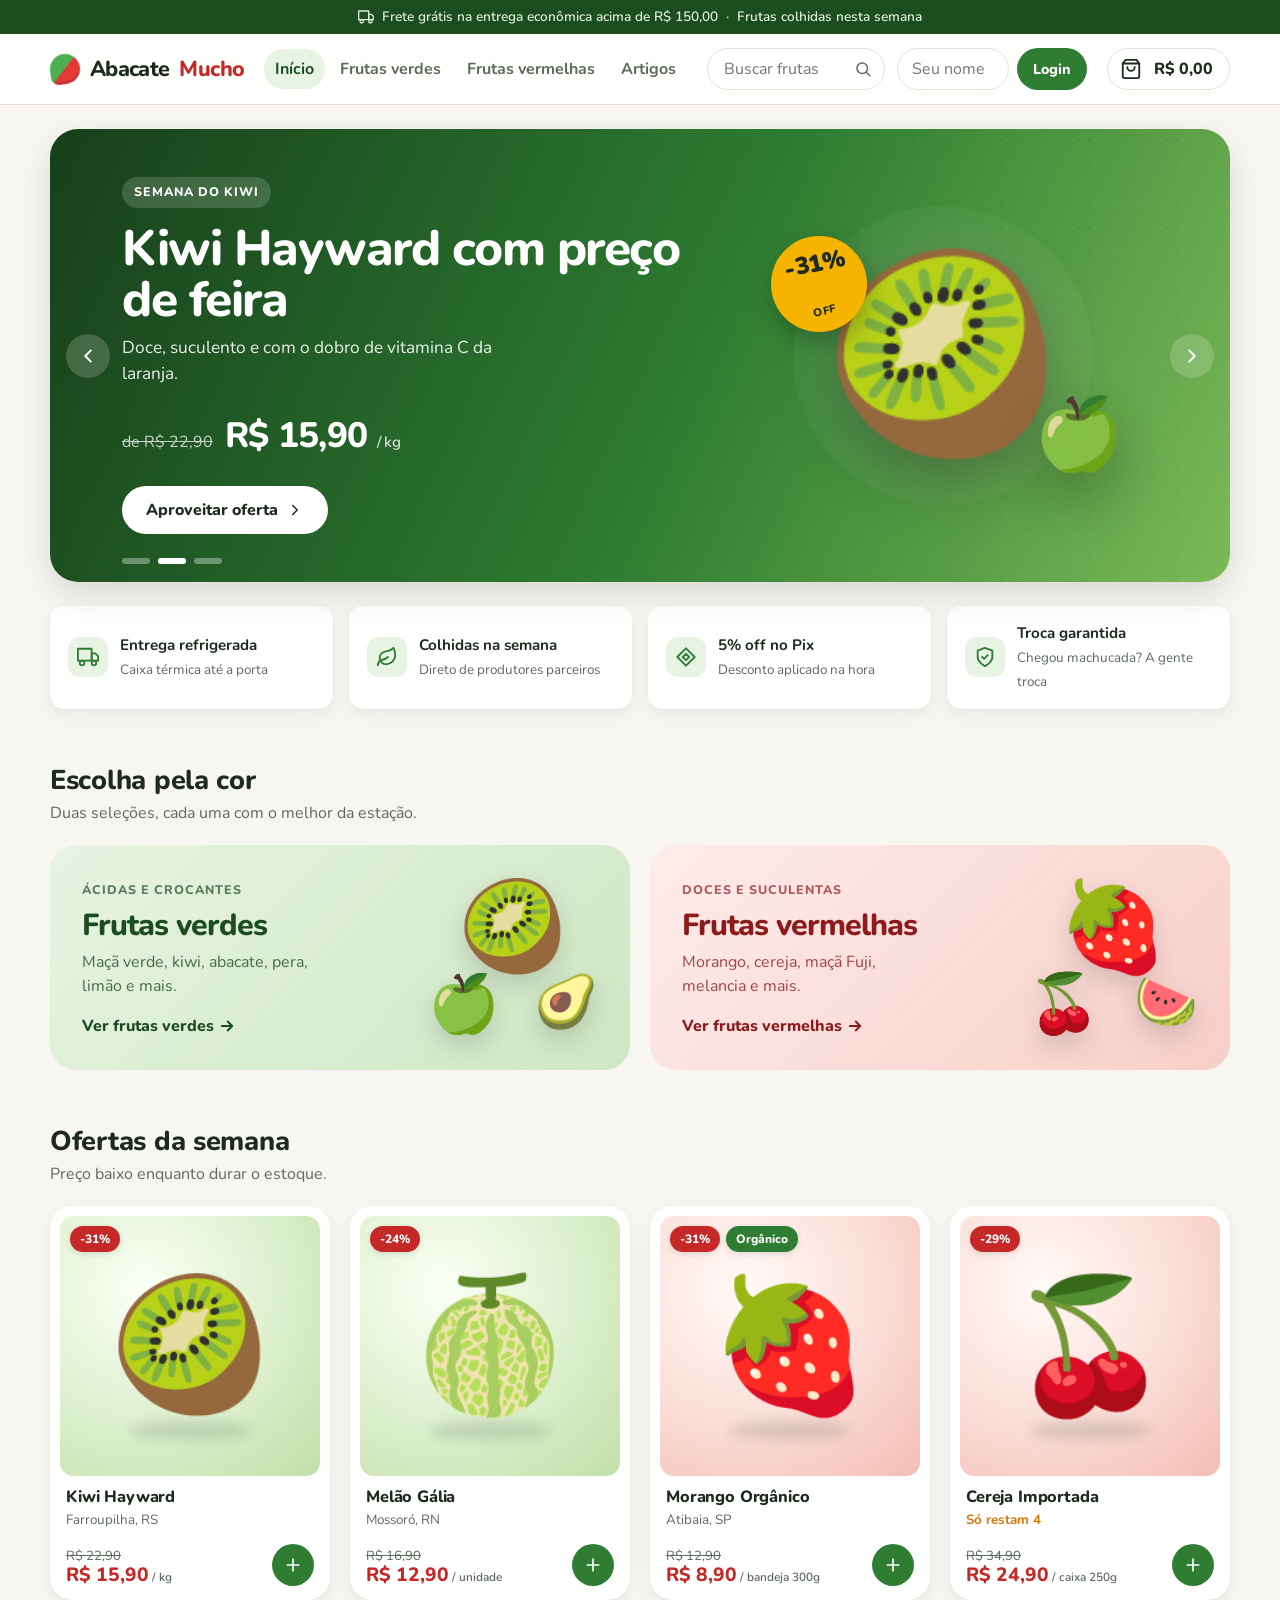
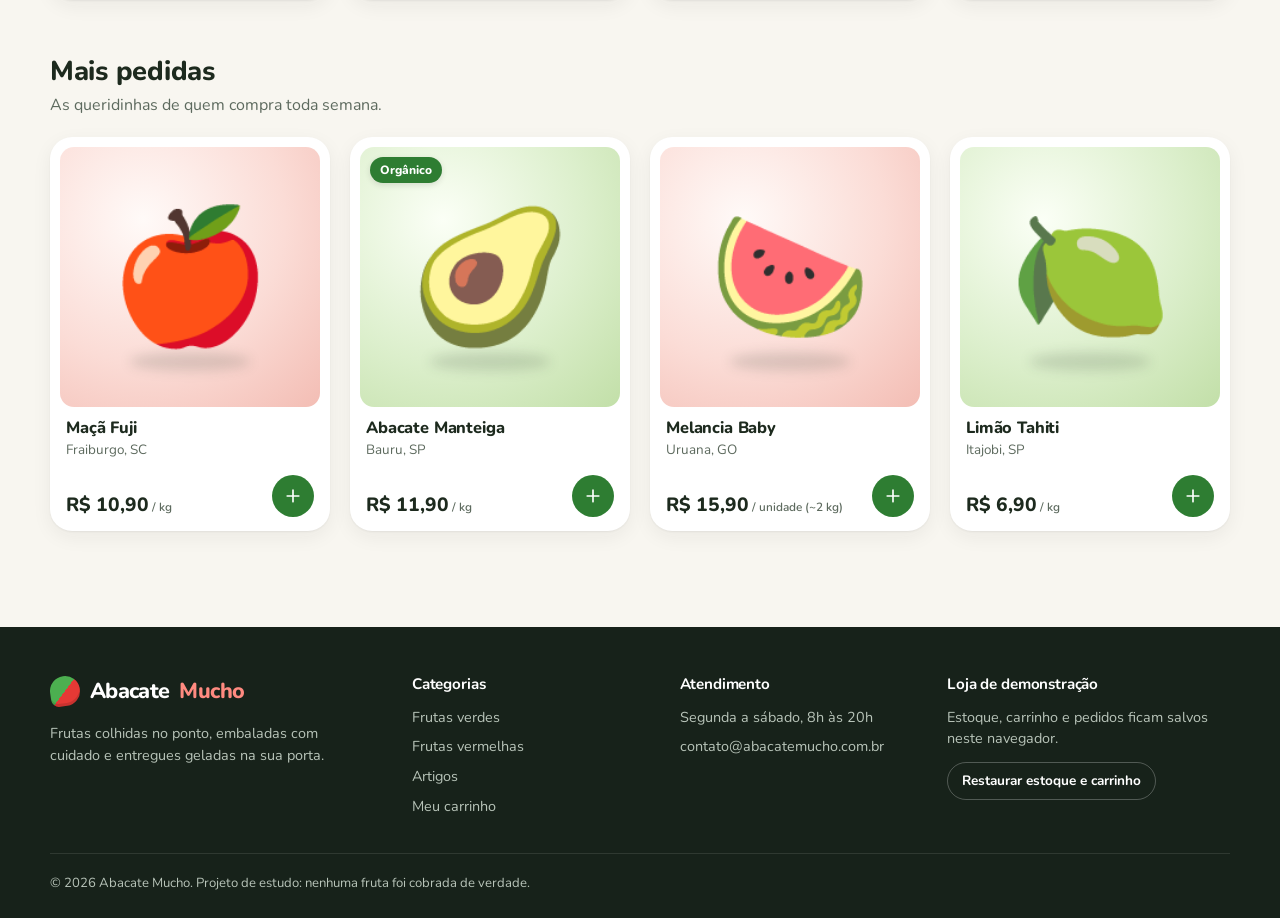
<file: index.html>
<!doctype html>
<html lang="pt-BR">
<head>
  <meta charset="utf-8">
  <meta name="viewport" content="width=device-width, initial-scale=1">
  <title>Abacate Mucho | Frutas frescas na sua casa</title>
  <meta name="description" content="Frutas verdes e vermelhas colhidas nesta semana, entregues geladas.">
  <link rel="preconnect" href="https://fonts.googleapis.com">
  <link rel="preconnect" href="https://fonts.gstatic.com" crossorigin>
  <link rel="stylesheet" href="https://fonts.googleapis.com/css2?family=Nunito:wght@400;600;700;800;900&display=swap">
  <link rel="stylesheet" href="css/style.css">
</head>
<body data-pagina="inicio">
  <main class="container">
    <section class="carrossel" id="banners" aria-roledescription="carrossel" aria-label="Ofertas em destaque">
      <div class="esqueleto carrossel__esqueleto"></div>
    </section>

    <ul class="beneficios">
      <li>
        <svg class="icone" viewBox="0 0 24 24" fill="none" stroke="currentColor" stroke-width="2" stroke-linecap="round" stroke-linejoin="round"><path d="M1 3h15v13H1z"/><path d="M16 8h4l3 3v5h-7z"/><circle cx="5.5" cy="18.5" r="2.5"/><circle cx="18.5" cy="18.5" r="2.5"/></svg>
        <div><strong>Entrega refrigerada</strong><span>Caixa térmica até a porta</span></div>
      </li>
      <li>
        <svg class="icone" viewBox="0 0 24 24" fill="none" stroke="currentColor" stroke-width="2" stroke-linecap="round" stroke-linejoin="round"><path d="M11 20A7 7 0 0 1 9.8 6.1C15.5 5 17 4.48 19 2c1 2 2 4.18 2 8 0 5.5-4.78 10-10 10Z"/><path d="M2 21c0-3 1.85-5.36 5.08-6C9.5 14.52 12 13 13 12"/></svg>
        <div><strong>Colhidas na semana</strong><span>Direto de produtores parceiros</span></div>
      </li>
      <li>
        <svg class="icone" viewBox="0 0 24 24" fill="none" stroke="currentColor" stroke-width="2" stroke-linecap="round" stroke-linejoin="round"><path d="m12 2.5 9.5 9.5-9.5 9.5L2.5 12z"/><path d="m8.5 12 3.5-3.5 3.5 3.5-3.5 3.5z"/></svg>
        <div><strong>5% off no Pix</strong><span>Desconto aplicado na hora</span></div>
      </li>
      <li>
        <svg class="icone" viewBox="0 0 24 24" fill="none" stroke="currentColor" stroke-width="2" stroke-linecap="round" stroke-linejoin="round"><path d="M12 22s8-4 8-10V5l-8-3-8 3v7c0 6 8 10 8 10z"/><path d="m9 12 2 2 4-4"/></svg>
        <div><strong>Troca garantida</strong><span>Chegou machucada? A gente troca</span></div>
      </li>
    </ul>

    <section class="secao">
      <div class="secao__topo">
        <div>
          <h2>Escolha pela cor</h2>
          <p>Duas seleções, cada uma com o melhor da estação.</p>
        </div>
      </div>
      <div class="categorias">
        <a class="cat-tile cat-tile--verdes" href="categoria.html?c=verdes">
          <div>
            <span class="cat-tile__sobre">Ácidas e crocantes</span>
            <h3>Frutas verdes</h3>
            <p>Maçã verde, kiwi, abacate, pera, limão e mais.</p>
            <span class="cat-tile__cta">Ver frutas verdes <svg class="icone" viewBox="0 0 24 24" width="18" height="18" fill="none" stroke="currentColor" stroke-width="2.5" stroke-linecap="round" stroke-linejoin="round"><path d="M5 12h14M13 6l6 6-6 6"/></svg></span>
          </div>
          <div class="cat-tile__arte" aria-hidden="true"><span>🥝</span><span>🍏</span><span>🥑</span></div>
        </a>
        <a class="cat-tile cat-tile--vermelhas" href="categoria.html?c=vermelhas">
          <div>
            <span class="cat-tile__sobre">Doces e suculentas</span>
            <h3>Frutas vermelhas</h3>
            <p>Morango, cereja, maçã Fuji, melancia e mais.</p>
            <span class="cat-tile__cta">Ver frutas vermelhas <svg class="icone" viewBox="0 0 24 24" width="18" height="18" fill="none" stroke="currentColor" stroke-width="2.5" stroke-linecap="round" stroke-linejoin="round"><path d="M5 12h14M13 6l6 6-6 6"/></svg></span>
          </div>
          <div class="cat-tile__arte" aria-hidden="true"><span>🍓</span><span>🍒</span><span>🍉</span></div>
        </a>
      </div>
    </section>

    <section class="secao">
      <div class="secao__topo">
        <div>
          <h2>Ofertas da semana</h2>
          <p>Preço baixo enquanto durar o estoque.</p>
        </div>
      </div>
      <div class="grade" id="ofertas"></div>
    </section>

    <section class="secao">
      <div class="secao__topo">
        <div>
          <h2>Mais pedidas</h2>
          <p>As queridinhas de quem compra toda semana.</p>
        </div>
      </div>
      <div class="grade" id="destaques"></div>
    </section>
  </main>

  <script src="js/data.js"></script>
  <script src="js/api.js"></script>
  <script src="js/auth.js"></script>
  <script src="js/ui.js"></script>
  <script src="js/paginas/home.js"></script>
</body>
</html>
</file>
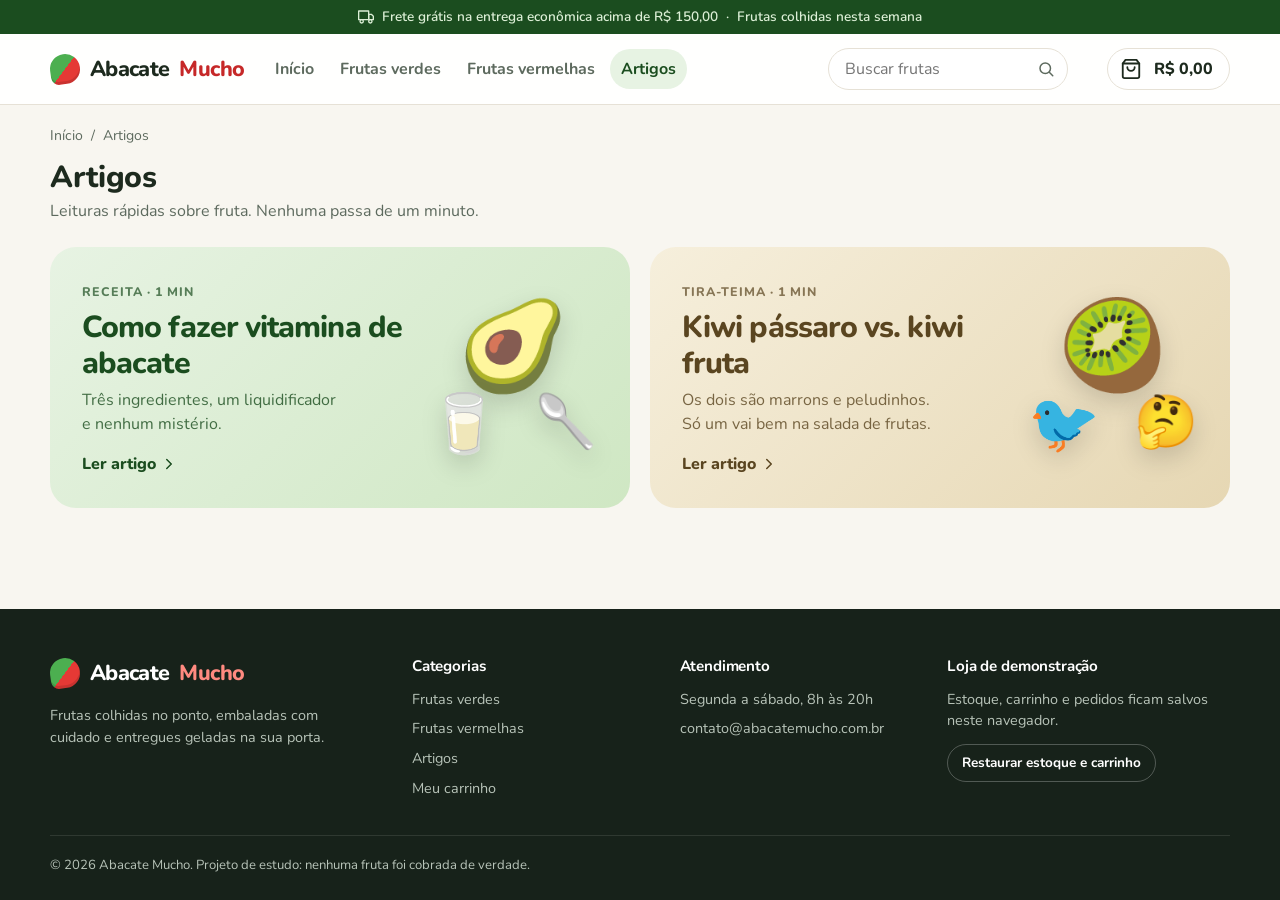
<file: artigos.html>
<!doctype html>
<html lang="pt-BR">
<head>
  <meta charset="utf-8">
  <meta name="viewport" content="width=device-width, initial-scale=1">
  <title>Artigos | Abacate Mucho</title>
  <link rel="preconnect" href="https://fonts.googleapis.com">
  <link rel="preconnect" href="https://fonts.gstatic.com" crossorigin>
  <link rel="stylesheet" href="https://fonts.googleapis.com/css2?family=Nunito:wght@400;600;700;800;900&display=swap">
  <link rel="stylesheet" href="css/style.css">
</head>
<body data-pagina="artigos">
  <main class="container" id="conteudo">
    <div class="esqueleto bloco" style="margin-top:20px;height:200px"></div>
  </main>

  <script src="js/data.js"></script>
  <script src="js/api.js"></script>
  <script src="js/auth.js"></script>
  <script src="js/ui.js"></script>
  <script src="js/paginas/artigos.js"></script>
</body>
</html>
</file>
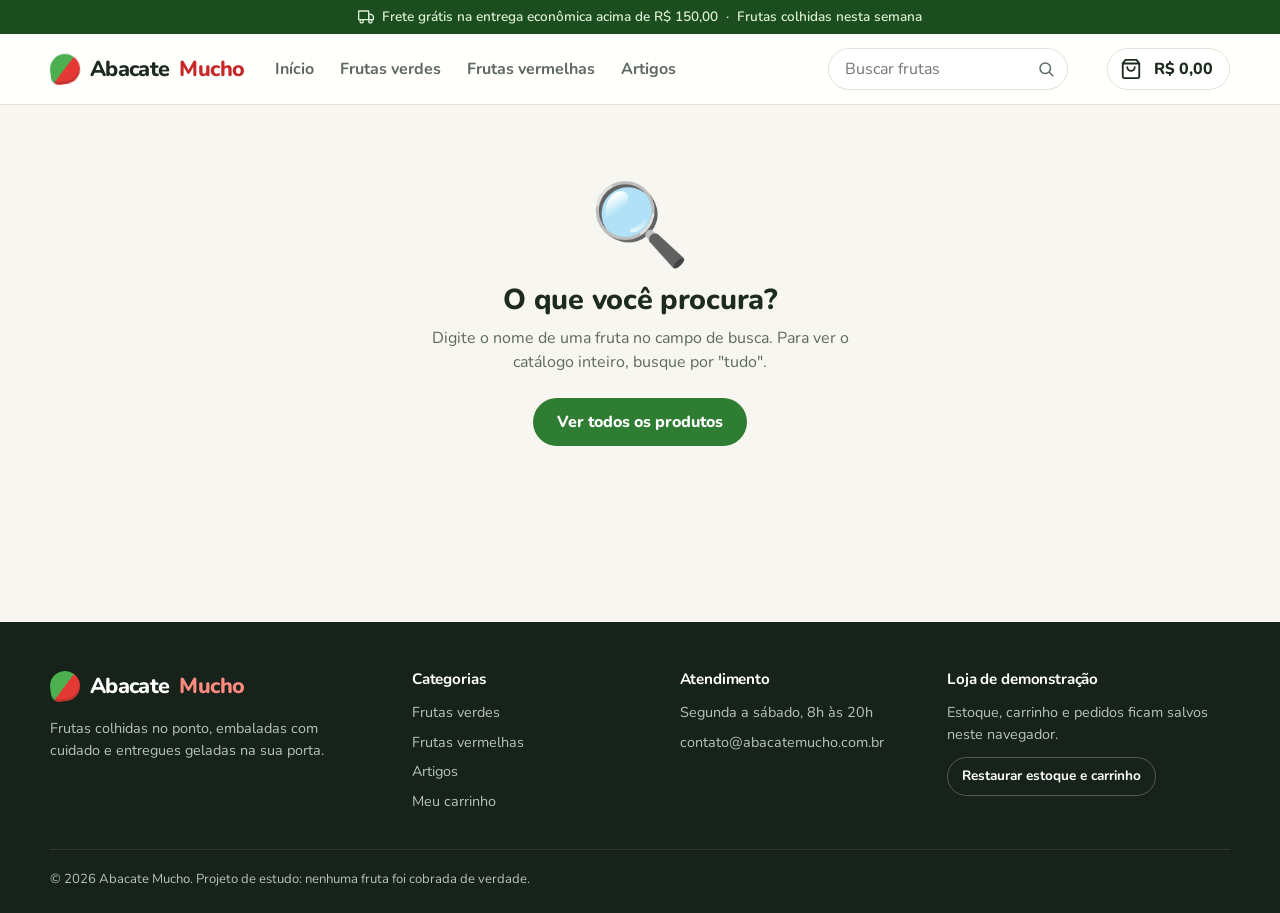
<file: busca.html>
<!doctype html>
<html lang="pt-BR">
<head>
  <meta charset="utf-8">
  <meta name="viewport" content="width=device-width, initial-scale=1">
  <title>Busca | Abacate Mucho</title>
  <link rel="preconnect" href="https://fonts.googleapis.com">
  <link rel="preconnect" href="https://fonts.gstatic.com" crossorigin>
  <link rel="stylesheet" href="https://fonts.googleapis.com/css2?family=Nunito:wght@400;600;700;800;900&display=swap">
  <link rel="stylesheet" href="css/style.css">
</head>
<body>
  <main class="container" id="conteudo">
    <div class="esqueleto bloco" style="margin-top:20px;height:90px"></div>
  </main>

  <script src="js/data.js"></script>
  <script src="js/api.js"></script>
  <script src="js/auth.js"></script>
  <script src="js/ui.js"></script>
  <script src="js/paginas/busca.js"></script>
</body>
</html>
</file>
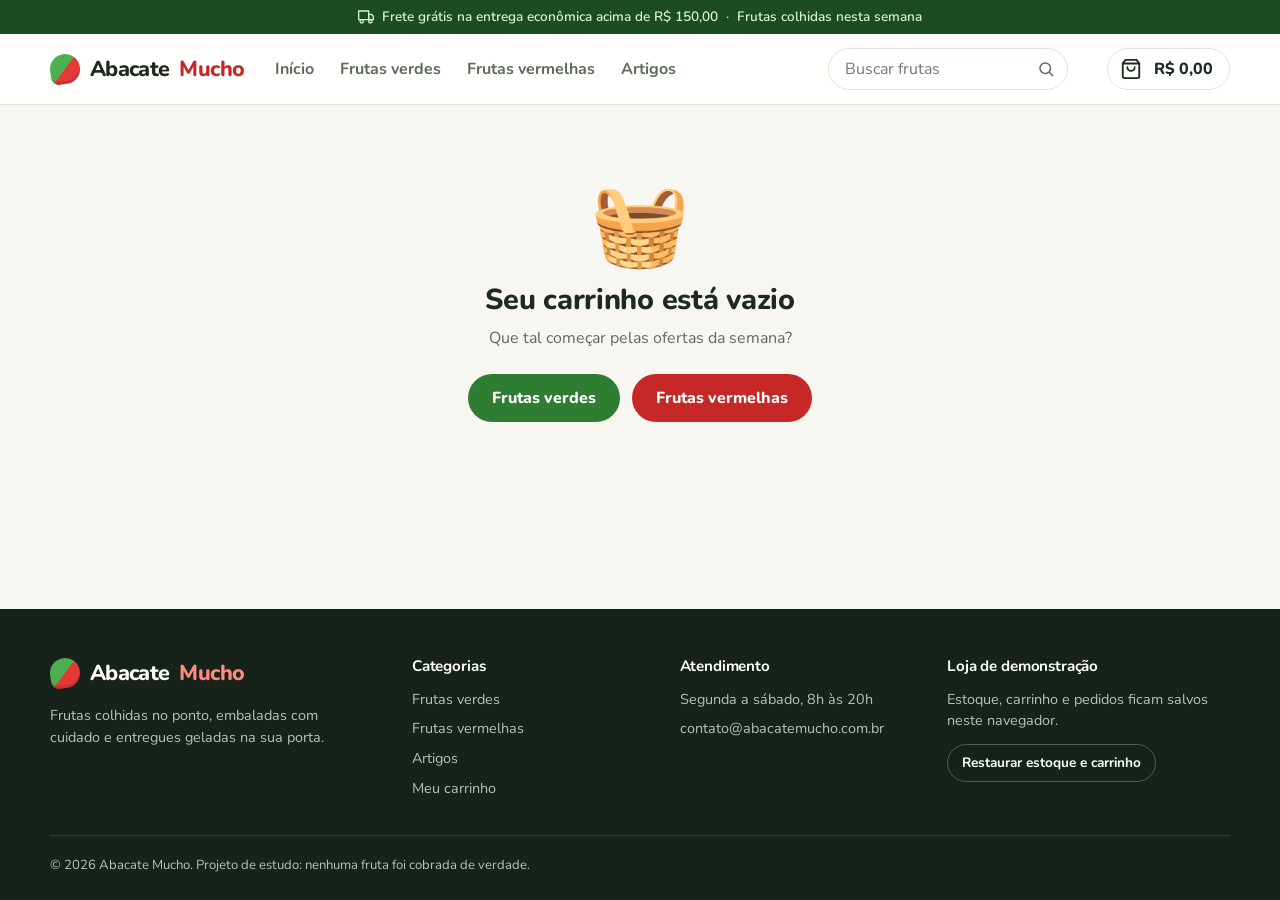
<file: carrinho.html>
<!doctype html>
<html lang="pt-BR">
<head>
  <meta charset="utf-8">
  <meta name="viewport" content="width=device-width, initial-scale=1">
  <title>Carrinho | Abacate Mucho</title>
  <link rel="preconnect" href="https://fonts.googleapis.com">
  <link rel="preconnect" href="https://fonts.gstatic.com" crossorigin>
  <link rel="stylesheet" href="https://fonts.googleapis.com/css2?family=Nunito:wght@400;600;700;800;900&display=swap">
  <link rel="stylesheet" href="css/style.css">
</head>
<body>
  <main class="container" id="conteudo">
    <div class="esqueleto bloco" style="margin-top:28px"></div>
  </main>

  <script src="js/data.js"></script>
  <script src="js/api.js"></script>
  <script src="js/auth.js"></script>
  <script src="js/ui.js"></script>
  <script src="js/paginas/carrinho.js"></script>
</body>
</html>
</file>
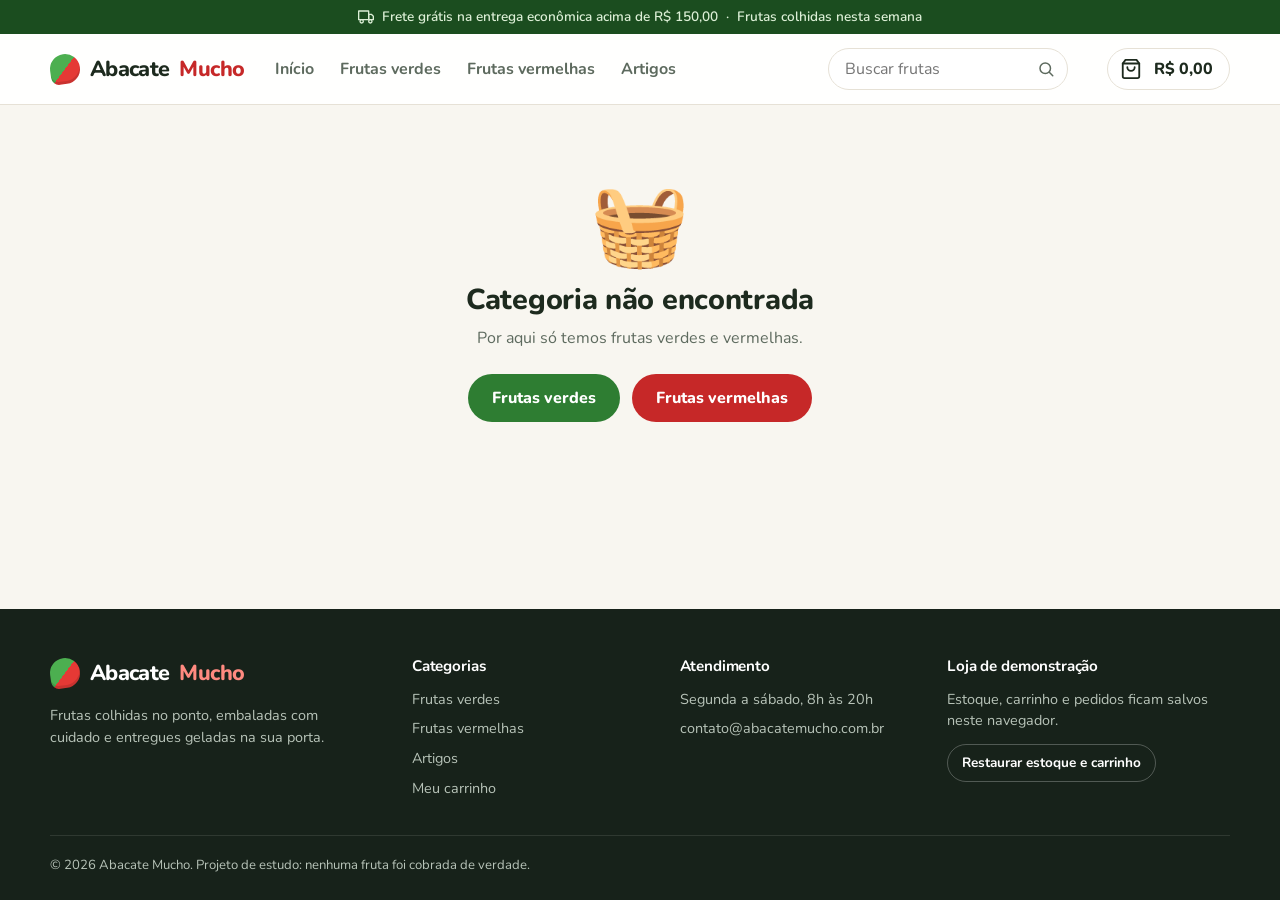
<file: categoria.html>
<!doctype html>
<html lang="pt-BR">
<head>
  <meta charset="utf-8">
  <meta name="viewport" content="width=device-width, initial-scale=1">
  <title>Frutas | Abacate Mucho</title>
  <link rel="preconnect" href="https://fonts.googleapis.com">
  <link rel="preconnect" href="https://fonts.gstatic.com" crossorigin>
  <link rel="stylesheet" href="https://fonts.googleapis.com/css2?family=Nunito:wght@400;600;700;800;900&display=swap">
  <link rel="stylesheet" href="css/style.css">
</head>
<body>
  <main class="container" id="conteudo">
    <div class="esqueleto bloco" style="margin-top:20px;height:170px"></div>
  </main>

  <script src="js/data.js"></script>
  <script src="js/api.js"></script>
  <script src="js/auth.js"></script>
  <script src="js/ui.js"></script>
  <script src="js/paginas/categoria.js"></script>
</body>
</html>
</file>
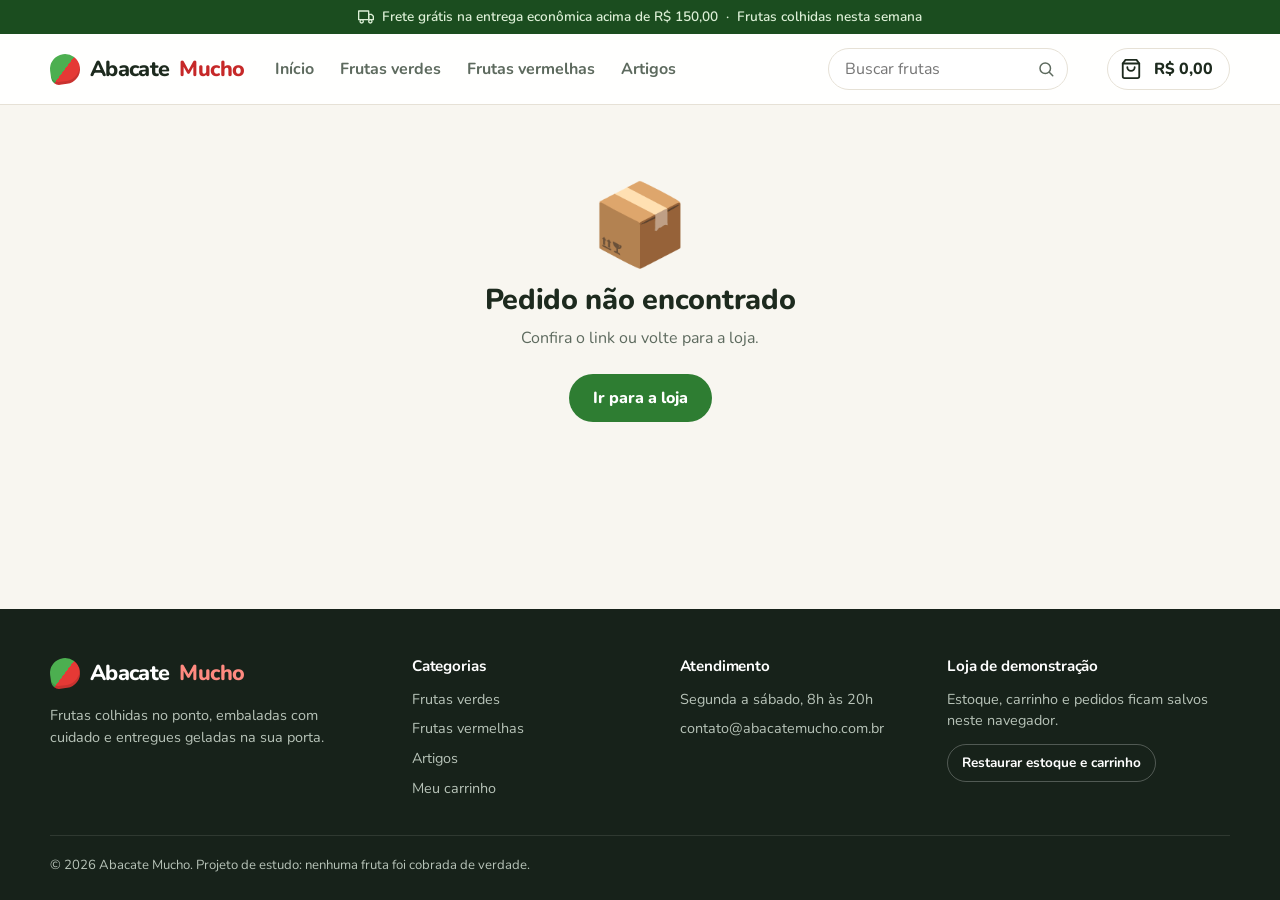
<file: confirmacao.html>
<!doctype html>
<html lang="pt-BR">
<head>
  <meta charset="utf-8">
  <meta name="viewport" content="width=device-width, initial-scale=1">
  <title>Pedido realizado | Abacate Mucho</title>
  <link rel="preconnect" href="https://fonts.googleapis.com">
  <link rel="preconnect" href="https://fonts.gstatic.com" crossorigin>
  <link rel="stylesheet" href="https://fonts.googleapis.com/css2?family=Nunito:wght@400;600;700;800;900&display=swap">
  <link rel="stylesheet" href="css/style.css">
</head>
<body>
  <main class="container" id="conteudo">
    <div class="esqueleto bloco" style="margin-top:28px"></div>
  </main>

  <script src="js/data.js"></script>
  <script src="js/api.js"></script>
  <script src="js/auth.js"></script>
  <script src="js/ui.js"></script>
  <script src="js/paginas/confirmacao.js"></script>
</body>
</html>
</file>
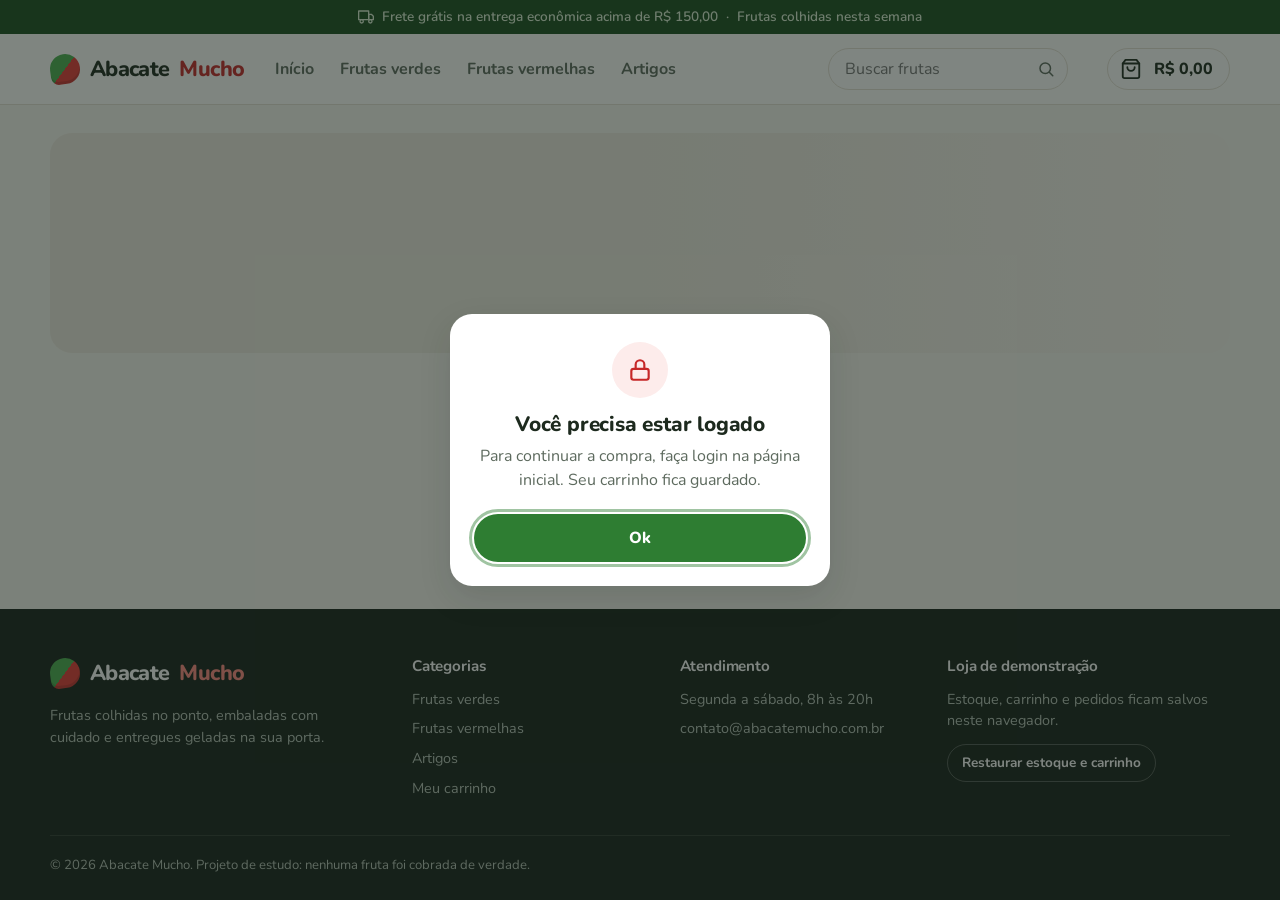
<file: entrega.html>
<!doctype html>
<html lang="pt-BR">
<head>
  <meta charset="utf-8">
  <meta name="viewport" content="width=device-width, initial-scale=1">
  <title>Entrega | Abacate Mucho</title>
  <link rel="preconnect" href="https://fonts.googleapis.com">
  <link rel="preconnect" href="https://fonts.gstatic.com" crossorigin>
  <link rel="stylesheet" href="https://fonts.googleapis.com/css2?family=Nunito:wght@400;600;700;800;900&display=swap">
  <link rel="stylesheet" href="css/style.css">
</head>
<body>
  <main class="container" id="conteudo">
    <div class="esqueleto bloco" style="margin-top:28px"></div>
  </main>

  <script src="js/data.js"></script>
  <script src="js/api.js"></script>
  <script src="js/auth.js"></script>
  <script src="js/ui.js"></script>
  <script src="js/paginas/entrega.js"></script>
</body>
</html>
</file>
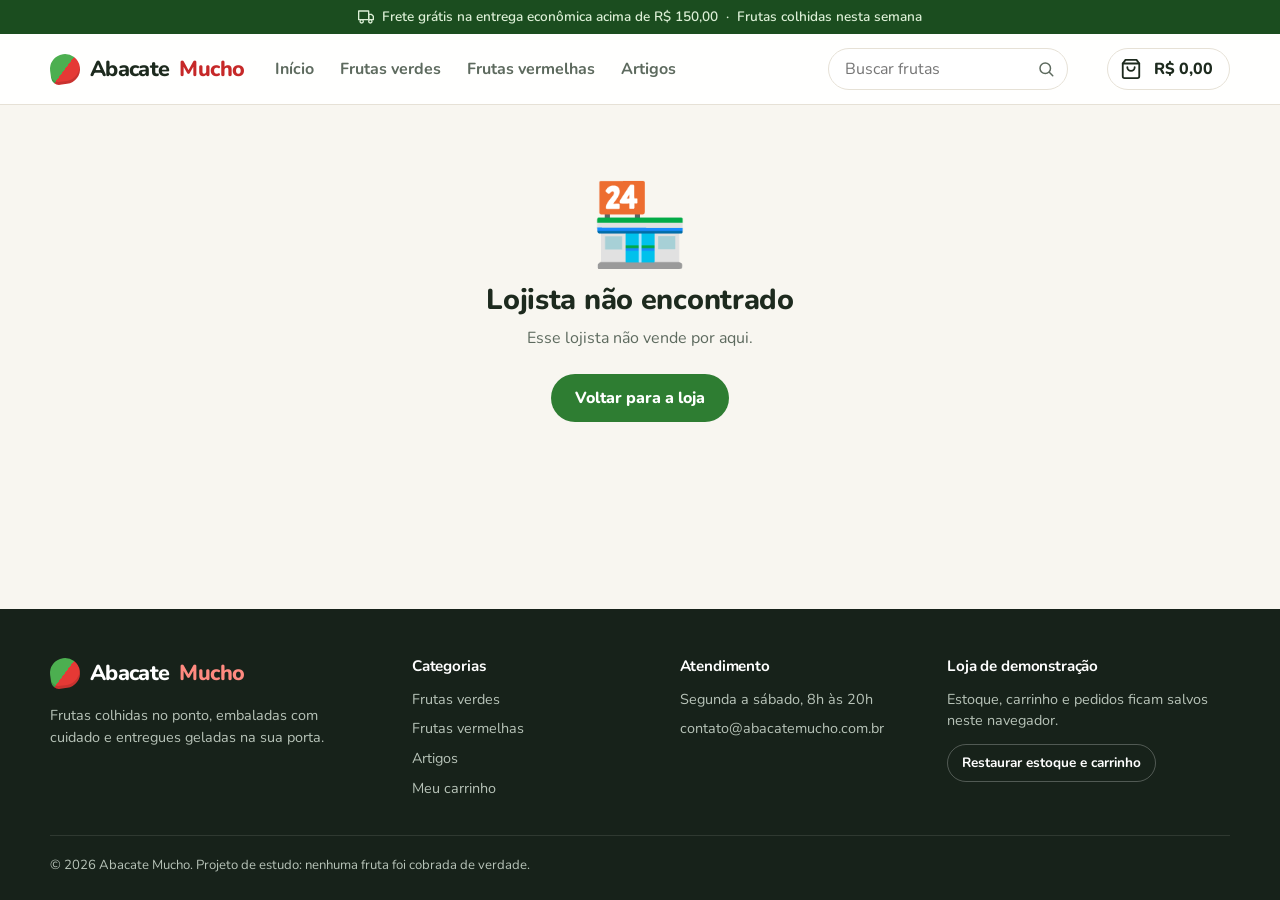
<file: lojista.html>
<!doctype html>
<html lang="pt-BR">
<head>
  <meta charset="utf-8">
  <meta name="viewport" content="width=device-width, initial-scale=1">
  <title>Lojista | Abacate Mucho</title>
  <link rel="preconnect" href="https://fonts.googleapis.com">
  <link rel="preconnect" href="https://fonts.gstatic.com" crossorigin>
  <link rel="stylesheet" href="https://fonts.googleapis.com/css2?family=Nunito:wght@400;600;700;800;900&display=swap">
  <link rel="stylesheet" href="css/style.css">
</head>
<body>
  <main class="container" id="conteudo">
    <div class="esqueleto bloco" style="margin-top:20px;height:170px"></div>
  </main>

  <script src="js/data.js"></script>
  <script src="js/api.js"></script>
  <script src="js/auth.js"></script>
  <script src="js/ui.js"></script>
  <script src="js/paginas/lojista.js"></script>
</body>
</html>
</file>
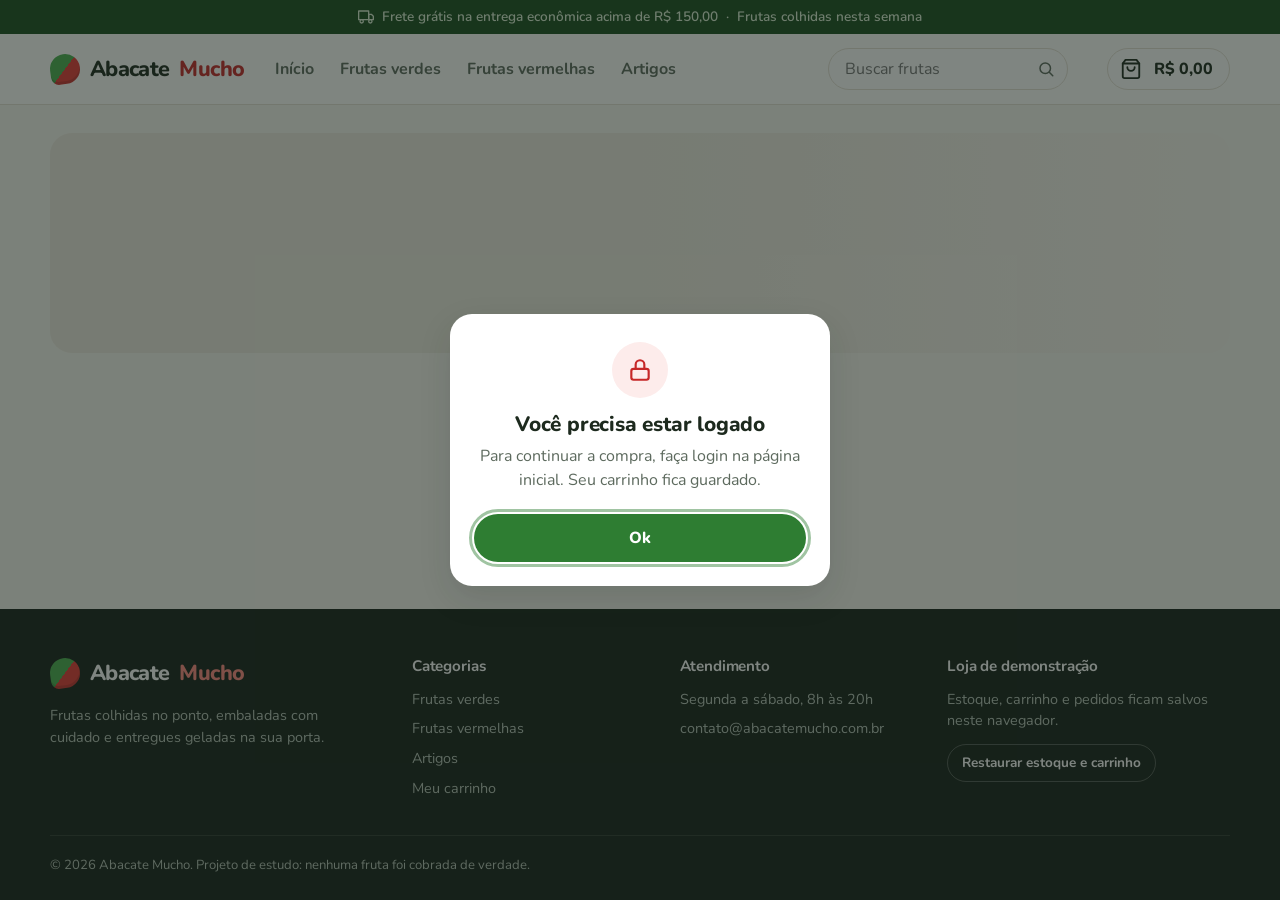
<file: pagamento.html>
<!doctype html>
<html lang="pt-BR">
<head>
  <meta charset="utf-8">
  <meta name="viewport" content="width=device-width, initial-scale=1">
  <title>Pagamento | Abacate Mucho</title>
  <link rel="preconnect" href="https://fonts.googleapis.com">
  <link rel="preconnect" href="https://fonts.gstatic.com" crossorigin>
  <link rel="stylesheet" href="https://fonts.googleapis.com/css2?family=Nunito:wght@400;600;700;800;900&display=swap">
  <link rel="stylesheet" href="css/style.css">
</head>
<body>
  <main class="container" id="conteudo">
    <div class="esqueleto bloco" style="margin-top:28px"></div>
  </main>

  <script src="js/data.js"></script>
  <script src="js/api.js"></script>
  <script src="js/auth.js"></script>
  <script src="js/ui.js"></script>
  <script src="js/paginas/pagamento.js"></script>
</body>
</html>
</file>
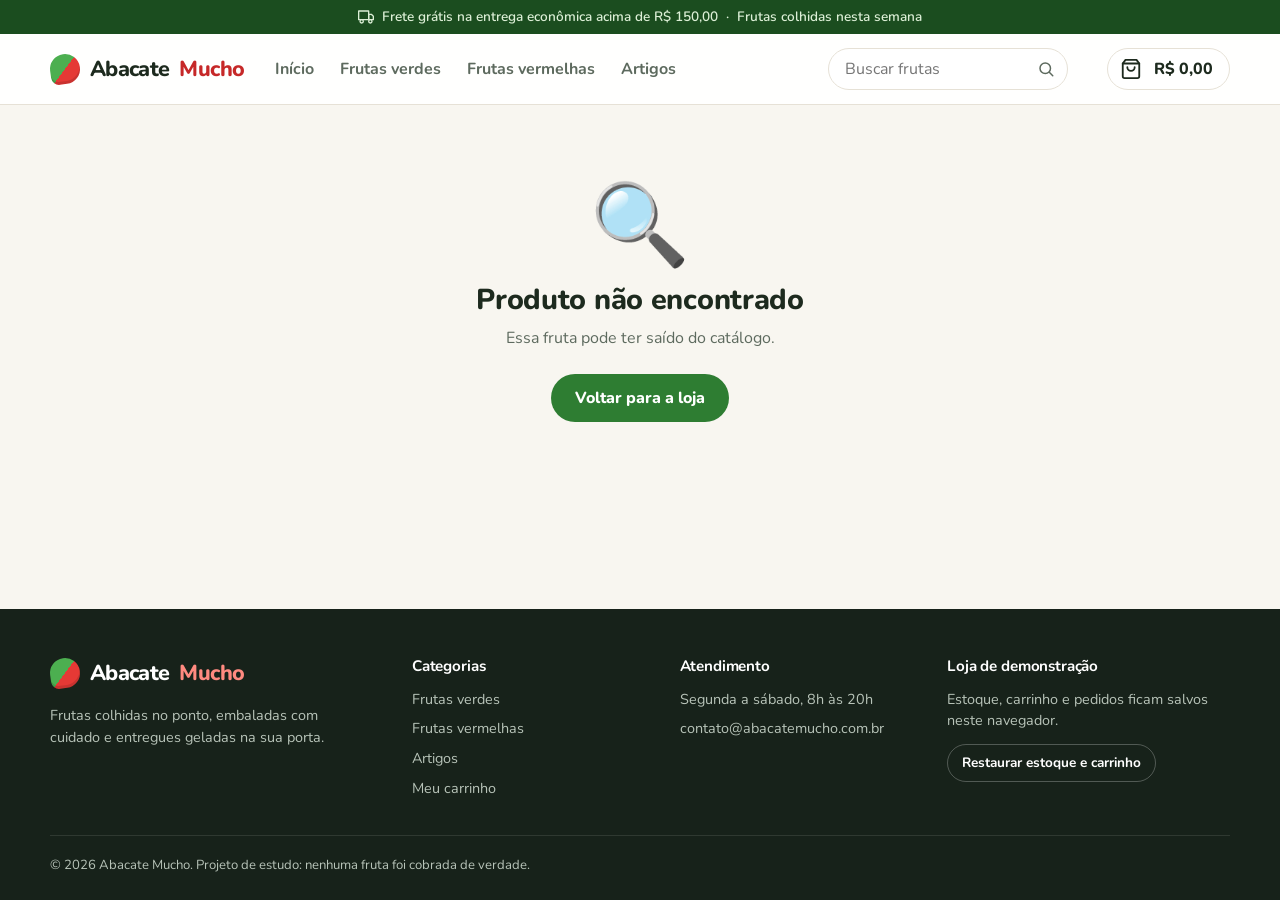
<file: produto.html>
<!doctype html>
<html lang="pt-BR">
<head>
  <meta charset="utf-8">
  <meta name="viewport" content="width=device-width, initial-scale=1">
  <title>Produto | Abacate Mucho</title>
  <link rel="preconnect" href="https://fonts.googleapis.com">
  <link rel="preconnect" href="https://fonts.gstatic.com" crossorigin>
  <link rel="stylesheet" href="https://fonts.googleapis.com/css2?family=Nunito:wght@400;600;700;800;900&display=swap">
  <link rel="stylesheet" href="css/style.css">
</head>
<body>
  <main class="container" id="conteudo">
    <div class="pdp">
      <div class="esqueleto foto" style="border-radius:30px"></div>
      <div><div class="esqueleto linha" style="width:30%"></div><div class="esqueleto linha" style="height:40px;width:80%"></div><div class="esqueleto linha linha--curta"></div></div>
    </div>
  </main>

  <script src="js/data.js"></script>
  <script src="js/api.js"></script>
  <script src="js/auth.js"></script>
  <script src="js/ui.js"></script>
  <script src="js/paginas/produto.js"></script>
</body>
</html>
</file>
<file: css/style.css>
/* =========================================================================
   Abacate Mucho
   ========================================================================= */

:root {
  --verde: #2e7d32;
  --verde-escuro: #1b4d1f;
  --verde-claro: #e7f3e3;
  --vermelho: #c62828;
  --vermelho-escuro: #8e1b1b;
  --vermelho-claro: #fdeceb;
  --amarelo: #f6b400;
  --laranja: #d97706;
  --tinta: #1d2a1e;
  --suave: #5d6a5e;
  --fundo: #f8f6f0;
  --superficie: #ffffff;
  --borda: #e6e1d6;
  --raio: 14px;
  --raio-g: 22px;
  --sombra: 0 1px 2px rgba(29, 42, 30, .06), 0 6px 20px rgba(29, 42, 30, .06);
  --sombra-forte: 0 12px 32px rgba(29, 42, 30, .14);
  --fonte: 'Nunito', system-ui, -apple-system, 'Segoe UI', Roboto, sans-serif;
  --emoji: 'Segoe UI Emoji', 'Apple Color Emoji', 'Noto Color Emoji', sans-serif;
  --suave-ease: cubic-bezier(.22, .8, .3, 1);
}

* { box-sizing: border-box; }

body {
  margin: 0;
  font-family: var(--fonte);
  color: var(--tinta);
  background: var(--fundo);
  line-height: 1.5;
  min-height: 100vh;
  display: flex;
  flex-direction: column;
  -webkit-font-smoothing: antialiased;
}

main { flex: 1; padding-bottom: 24px; }
a { color: inherit; text-decoration: none; }
h1, h2, h3, h4 { line-height: 1.2; letter-spacing: -.01em; }
button, input, select { font: inherit; color: inherit; }
[hidden] { display: none !important; }

.container { width: min(1180px, 100% - 32px); margin-inline: auto; }
.texto-verde { color: var(--verde); font-weight: 700; }
.icone { flex-shrink: 0; }

:focus-visible { outline: 3px solid rgba(46, 125, 50, .45); outline-offset: 2px; }

/* ------------------------------------------------------------------ topo */

.faixa {
  background: var(--verde-escuro);
  color: #dcefd6;
  font-size: .85rem;
  font-weight: 600;
  display: flex;
  align-items: center;
  justify-content: center;
  gap: 8px;
  padding: 7px 16px;
  text-align: center;
}

.topo {
  position: sticky;
  top: 0;
  z-index: 30;
  background: rgba(255, 255, 255, .92);
  backdrop-filter: saturate(1.4) blur(10px);
  border-bottom: 1px solid var(--borda);
}

.topo__linha { display: flex; align-items: center; gap: 20px; height: 70px; }

.logo {
  display: inline-flex;
  align-items: center;
  gap: 10px;
  font-weight: 800;
  font-size: 1.35rem;
  letter-spacing: -.03em;
  white-space: nowrap;
}
.logo b { color: var(--vermelho); font-weight: 800; }
.logo__marca {
  width: 30px;
  height: 30px;
  border-radius: 50% 50% 50% 8px;
  background: linear-gradient(135deg, #4caf50 0 50%, #e53935 50% 100%);
  box-shadow: inset 0 -3px 0 rgba(0, 0, 0, .12);
  transform: rotate(-8deg);
}
.logo--claro { color: #fff; }
.logo--claro b { color: #ff8a80; }

.menu { display: flex; gap: 4px; flex: 1; }
.menu a {
  padding: 8px 11px;
  border-radius: 999px;
  font-weight: 700;
  color: var(--suave);
  white-space: nowrap;
  transition: background .15s, color .15s;
}
.menu a:hover { background: var(--fundo); color: var(--tinta); }
.menu a.ativo { background: var(--verde-claro); color: var(--verde-escuro); }
.menu a[data-menu="vermelhas"].ativo { background: var(--vermelho-claro); color: var(--vermelho-escuro); }

.topo__acoes { display: flex; align-items: center; gap: 12px; min-width: 0; }

.busca {
  display: flex;
  align-items: center;
  flex: 0 1 240px;
  min-width: 150px;
  height: 42px;
  border: 1.5px solid var(--borda);
  border-radius: 999px;
  background: var(--superficie);
  transition: border-color .15s, box-shadow .15s;
}
.busca:focus-within { border-color: var(--verde); box-shadow: 0 0 0 4px rgba(46, 125, 50, .12); }
.busca input { flex: 1; min-width: 0; height: 100%; padding: 0 0 0 16px; border: 0; background: none; outline: none; }
.busca button {
  display: grid;
  place-items: center;
  width: 42px;
  height: 100%;
  border: 0;
  border-radius: 0 999px 999px 0;
  background: none;
  color: var(--suave);
  cursor: pointer;
}
.busca button:hover { color: var(--verde); }

.login { display: flex; align-items: center; gap: 8px; }
.login input {
  width: 112px;
  height: 42px;
  padding: 0 14px;
  border: 1.5px solid var(--borda);
  border-radius: 999px;
  background: var(--superficie);
  transition: border-color .15s, box-shadow .15s;
}
.login input:focus { border-color: var(--verde); outline: none; box-shadow: 0 0 0 4px rgba(46, 125, 50, .12); }
.login .btn { height: 42px; }
.login__uid {
  padding: 7px 12px;
  border-radius: 999px;
  background: var(--verde-claro);
  color: var(--verde-escuro);
  font-size: .82rem;
  font-weight: 800;
  white-space: nowrap;
}

.sacola {
  display: inline-flex;
  align-items: center;
  gap: 12px;
  padding: 8px 16px 8px 12px;
  border: 1px solid var(--borda);
  border-radius: 999px;
  background: var(--superficie);
  font-weight: 800;
  transition: border-color .15s, box-shadow .15s;
}
.sacola:hover { border-color: var(--verde); box-shadow: 0 0 0 4px rgba(46, 125, 50, .08); }
.sacola__icone { position: relative; display: grid; }
.sacola__qtd {
  position: absolute;
  top: -7px;
  right: -10px;
  min-width: 20px;
  height: 20px;
  padding: 0 5px;
  border-radius: 10px;
  background: var(--vermelho);
  color: #fff;
  font-size: .72rem;
  font-weight: 800;
  display: grid;
  place-items: center;
  border: 2px solid #fff;
}
.sacola__qtd.pulo { animation: pulo .45s var(--suave-ease); }

@keyframes pulo {
  0% { transform: scale(1); }
  40% { transform: scale(1.45); }
  100% { transform: scale(1); }
}

/* --------------------------------------------------------------- botões */

.btn {
  display: inline-flex;
  align-items: center;
  justify-content: center;
  gap: 8px;
  height: 48px;
  padding: 0 24px;
  border: 0;
  border-radius: 999px;
  background: var(--verde);
  color: #fff;
  font-weight: 800;
  cursor: pointer;
  white-space: nowrap;
  transition: background .15s, transform .15s, box-shadow .15s, opacity .15s;
}
.btn:hover { background: var(--verde-escuro); box-shadow: 0 6px 16px rgba(27, 77, 31, .25); }
.btn:active { transform: translateY(1px); }
.btn:disabled, .btn[aria-disabled="true"] { opacity: .5; cursor: not-allowed; box-shadow: none; pointer-events: none; }
.btn--vermelho { background: var(--vermelho); }
.btn--vermelho:hover { background: var(--vermelho-escuro); box-shadow: 0 6px 16px rgba(142, 27, 27, .25); }
.btn--claro { background: var(--superficie); color: var(--tinta); border: 1.5px solid var(--borda); }
.btn--claro:hover { background: var(--superficie); border-color: var(--tinta); box-shadow: none; }
.btn--bloco { width: 100%; }
.btn--grande { height: 54px; font-size: 1.05rem; }
.btn--p { height: 38px; padding: 0 16px; font-size: .9rem; }
.btn--icone { width: 42px; height: 42px; padding: 0; flex-shrink: 0; }
.btn--carregando { cursor: progress; opacity: .85 !important; }

.spinner {
  width: 18px;
  height: 18px;
  border: 2.5px solid currentColor;
  border-right-color: transparent;
  border-radius: 50%;
  animation: gira .7s linear infinite;
}
@keyframes gira { to { transform: rotate(360deg); } }

.link { color: var(--verde); font-weight: 700; }
.link:hover { text-decoration: underline; }

/* ---------------------------------------------------------------- fotos */

.foto {
  position: relative;
  aspect-ratio: 1;
  border-radius: var(--raio);
  display: grid;
  place-items: center;
  overflow: hidden;
  container-type: inline-size;
}
.foto--verdes { background: radial-gradient(circle at 32% 28%, #fbfff6 0, #dcefcc 55%, #c2dfa8 100%); }
.foto--vermelhas { background: radial-gradient(circle at 32% 28%, #fffaf8 0, #fbdcd6 55%, #f3bdb4 100%); }
.foto::after {
  /* sombra no "chão" para o emoji não flutuar solto */
  content: '';
  position: absolute;
  bottom: 14%;
  width: 46%;
  height: 7%;
  border-radius: 50%;
  background: rgba(29, 42, 30, .14);
  filter: blur(6px);
}
.foto__emoji {
  position: relative;
  z-index: 1;
  font-family: var(--emoji);
  font-size: 50cqi;
  line-height: 1;
  transition: transform .4s var(--suave-ease);
}
.foto__emoji > span { display: inline-block; }
.foto--mini { width: 48px; border-radius: 10px; flex-shrink: 0; }
.foto--mini::after, .foto--item::after { display: none; }

/* ----------------------------------------------------------------- cards */

.grade { display: grid; grid-template-columns: repeat(4, minmax(0, 1fr)); gap: 20px; }
@media (max-width: 1100px) { .grade { grid-template-columns: repeat(3, minmax(0, 1fr)); } }

.card {
  position: relative;
  display: flex;
  flex-direction: column;
  padding: 10px;
  border-radius: var(--raio-g);
  background: var(--superficie);
  box-shadow: var(--sombra);
  transition: transform .25s var(--suave-ease), box-shadow .25s;
}
.card:hover { transform: translateY(-4px); box-shadow: var(--sombra-forte); }
.card:hover .foto__emoji { transform: scale(1.08) rotate(-5deg); }
.card__corpo { display: flex; flex-direction: column; gap: 2px; flex: 1; padding: 12px 6px 4px; }
.card__nome { margin: 0; font-size: 1.02rem; font-weight: 800; }
.card__link::after { content: ''; position: absolute; inset: 0; border-radius: inherit; }
.card__origem { color: var(--suave); font-size: .84rem; }
.card__alerta { color: var(--laranja); font-size: .84rem; font-weight: 700; }
.card__rodape { display: flex; align-items: flex-end; justify-content: space-between; gap: 8px; margin-top: auto; padding-top: 12px; }
.card .btn--icone { position: relative; z-index: 2; }
.card--esgotado .foto { filter: grayscale(.85); opacity: .65; }
.card--esgotado .preco__atual { color: var(--suave); }

.card--esqueleto { box-shadow: none; }
.card--esqueleto:hover { transform: none; box-shadow: none; }

.selos { position: absolute; top: 20px; left: 20px; z-index: 2; display: flex; flex-wrap: wrap; gap: 6px; pointer-events: none; }
.selo {
  padding: 4px 10px;
  border-radius: 999px;
  background: var(--vermelho);
  color: #fff;
  font-size: .75rem;
  font-weight: 800;
  box-shadow: 0 2px 6px rgba(0, 0, 0, .12);
}
.selo--verde { background: var(--verde); }
.selo--cinza { background: #6b6b6b; }

.preco { display: flex; flex-direction: column; line-height: 1.15; }
.preco__antigo { color: var(--suave); font-size: .82rem; text-decoration: line-through; }
.preco__atual { font-size: 1.2rem; font-weight: 800; }
.preco__atual small { color: var(--suave); font-size: .74rem; font-weight: 600; }
.preco--promo .preco__atual { color: var(--vermelho); }
.preco--grande .preco__antigo { font-size: 1rem; }
.preco--grande .preco__atual { font-size: 2.2rem; letter-spacing: -.02em; }
.preco--grande .preco__atual small { font-size: 1rem; }

/* ------------------------------------------------------------- esqueleto */

.esqueleto {
  background: linear-gradient(90deg, #eeeae0 25%, #f8f5ef 50%, #eeeae0 75%);
  background-size: 200% 100%;
  animation: brilho 1.3s ease-in-out infinite;
  border-radius: var(--raio);
}
.esqueleto::after { display: none; }
.esqueleto.linha { height: 14px; margin: 6px 0; border-radius: 6px; }
.esqueleto.linha--curta { width: 55%; }
.esqueleto.bloco { height: 220px; border-radius: var(--raio-g); }
@keyframes brilho { from { background-position: 200% 0; } to { background-position: -200% 0; } }

/* -------------------------------------------------------------- carrossel */

.carrossel {
  position: relative;
  margin-top: 24px;
  border-radius: 28px;
  overflow: hidden;
  box-shadow: var(--sombra-forte);
  isolation: isolate;
}
.carrossel__esqueleto { height: 380px; border-radius: 28px; }
.carrossel__trilho { display: flex; transition: transform .7s var(--suave-ease); }

.banner {
  position: relative;
  flex: 0 0 100%;
  display: grid;
  grid-template-columns: 1.15fr .85fr;
  align-items: center;
  gap: 24px;
  min-height: 380px;
  padding: 48px 72px;
  color: #fff;
  overflow: hidden;
}
.banner--vermelho { background: linear-gradient(115deg, #8e1b1b 0%, #c9302c 55%, #ef6c55 100%); }
.banner--verde { background: linear-gradient(115deg, #173f1a 0%, #2e7d32 55%, #7cb957 100%); }
.banner--vinho { background: linear-gradient(115deg, #3d0b1a 0%, #7b1830 55%, #b83a4b 100%); }
.banner::before {
  /* textura suave de pontos para o fundo não ficar chapado */
  content: '';
  position: absolute;
  inset: 0;
  background-image: radial-gradient(rgba(255, 255, 255, .09) 1.5px, transparent 1.5px);
  background-size: 22px 22px;
  mask-image: linear-gradient(90deg, transparent 30%, #000 100%);
  pointer-events: none;
}
.banner__texto { position: relative; z-index: 1; }
.banner__tag {
  display: inline-block;
  padding: 6px 12px;
  border-radius: 999px;
  background: rgba(255, 255, 255, .16);
  font-size: .78rem;
  font-weight: 800;
  letter-spacing: .08em;
  text-transform: uppercase;
}
.banner h2 { margin: 16px 0 10px; font-size: clamp(1.9rem, 4vw, 3.1rem); font-weight: 800; letter-spacing: -.03em; line-height: 1.02; }
.banner p { max-width: 40ch; margin: 0 0 22px; font-size: 1.08rem; opacity: .9; }
.banner__preco { display: flex; align-items: baseline; flex-wrap: wrap; gap: 4px 12px; margin-bottom: 24px; }
.banner__de { opacity: .75; text-decoration: line-through; }
.banner__por { font-size: 2.2rem; font-weight: 800; letter-spacing: -.02em; }
.banner__por small { font-size: .95rem; font-weight: 600; opacity: .8; }
.banner .btn { background: #fff; color: var(--tinta); }
.banner .btn:hover { background: #fff; box-shadow: 0 8px 20px rgba(0, 0, 0, .25); transform: translateY(-1px); }
.banner__esgotado { display: inline-block; margin-bottom: 20px; padding: 6px 12px; border-radius: 8px; background: rgba(0, 0, 0, .25); font-weight: 800; }

.banner__arte { position: relative; display: grid; place-items: center; min-height: 260px; }
.banner__arte::before {
  content: '';
  position: absolute;
  width: min(300px, 85%);
  aspect-ratio: 1;
  border-radius: 50%;
  background: radial-gradient(circle, rgba(255, 255, 255, .22), rgba(255, 255, 255, .04) 70%);
}
.banner__emoji {
  position: relative;
  font-family: var(--emoji);
  font-size: clamp(7rem, 15vw, 12rem);
  line-height: 1;
  filter: drop-shadow(0 24px 30px rgba(0, 0, 0, .3));
  animation: flutua 5s ease-in-out infinite;
}
.banner__emoji--2 {
  position: absolute;
  font-size: clamp(3rem, 6vw, 4.5rem);
  right: 8%;
  bottom: 6%;
  animation-delay: -2.5s;
  opacity: .95;
}
.banner__off {
  position: absolute;
  top: 4%;
  left: 10%;
  z-index: 2;
  display: grid;
  place-items: center;
  width: 96px;
  height: 96px;
  border-radius: 50%;
  background: var(--amarelo);
  color: var(--tinta);
  font-size: 1.5rem;
  font-weight: 900;
  line-height: 1;
  text-align: center;
  transform: rotate(-12deg);
  box-shadow: 0 10px 24px rgba(0, 0, 0, .25);
}
.banner__off small { display: block; font-size: .7rem; font-weight: 800; letter-spacing: .06em; }

@keyframes flutua {
  0%, 100% { transform: translateY(0) rotate(-3deg); }
  50% { transform: translateY(-14px) rotate(3deg); }
}

.carrossel__seta {
  position: absolute;
  top: 50%;
  z-index: 3;
  display: grid;
  place-items: center;
  width: 44px;
  height: 44px;
  margin-top: -22px;
  border: 0;
  border-radius: 50%;
  background: rgba(255, 255, 255, .18);
  color: #fff;
  cursor: pointer;
  backdrop-filter: blur(6px);
  transition: background .15s;
}
.carrossel__seta:hover { background: rgba(255, 255, 255, .32); }
.carrossel__seta--ant { left: 16px; }
.carrossel__seta--prox { right: 16px; }

.carrossel__pontos { position: absolute; bottom: 18px; left: 72px; z-index: 3; display: flex; gap: 8px; }
.carrossel__pontos button {
  position: relative;
  width: 28px;
  height: 6px;
  padding: 0;
  border: 0;
  border-radius: 3px;
  background: rgba(255, 255, 255, .35);
  cursor: pointer;
  overflow: hidden;
}
.carrossel__pontos button span { position: absolute; inset: 0; background: #fff; transform-origin: left; transform: scaleX(0); }
.carrossel__pontos button.ativo span { animation: progresso var(--duracao, 6s) linear forwards; }
.carrossel:hover .carrossel__pontos button.ativo span { animation-play-state: paused; }
@keyframes progresso { to { transform: scaleX(1); } }

/* ------------------------------------------------------------------ home */

.beneficios {
  display: grid;
  grid-template-columns: repeat(4, 1fr);
  gap: 16px;
  margin: 24px 0 0;
  padding: 0;
  list-style: none;
}
.beneficios li {
  display: flex;
  align-items: center;
  gap: 12px;
  padding: 16px 18px;
  border-radius: var(--raio);
  background: var(--superficie);
  box-shadow: var(--sombra);
}
.beneficios .icone { width: 40px; height: 40px; padding: 9px; border-radius: 12px; background: var(--verde-claro); color: var(--verde); }
.beneficios strong { display: block; font-size: .95rem; }
.beneficios span { color: var(--suave); font-size: .84rem; }

.secao { margin: 56px 0 0; }
.secao__topo { display: flex; align-items: flex-end; justify-content: space-between; gap: 16px; margin-bottom: 20px; }
.secao__topo h2 { margin: 0; font-size: 1.7rem; font-weight: 800; }
.secao__topo p { margin: 4px 0 0; color: var(--suave); }

.categorias { display: grid; grid-template-columns: 1fr 1fr; gap: 20px; }
.cat-tile {
  position: relative;
  display: flex;
  align-items: center;
  justify-content: space-between;
  min-height: 200px;
  padding: 32px;
  border-radius: 26px;
  overflow: hidden;
  transition: transform .25s var(--suave-ease), box-shadow .25s;
}
.cat-tile:hover { transform: translateY(-4px); box-shadow: var(--sombra-forte); }
.cat-tile--verdes { background: linear-gradient(135deg, #e7f3e3, #cfe7c3); color: var(--verde-escuro); }
.cat-tile--vermelhas { background: linear-gradient(135deg, #fdeceb, #f8cfc9); color: var(--vermelho-escuro); }
.cat-tile h3 { margin: 6px 0 6px; font-size: 1.9rem; font-weight: 800; letter-spacing: -.03em; }
.cat-tile p { max-width: 26ch; margin: 0 0 16px; opacity: .8; }
.cat-tile__sobre { font-size: .78rem; font-weight: 800; letter-spacing: .08em; text-transform: uppercase; opacity: .7; }
.cat-tile__cta { display: inline-flex; align-items: center; gap: 4px; font-weight: 800; }
.cat-tile:hover .cat-tile__cta .icone { transform: translateX(4px); }
.cat-tile__cta .icone { transition: transform .2s; }
.cat-tile__arte { position: relative; width: 170px; height: 150px; flex-shrink: 0; font-family: var(--emoji); }
.cat-tile__arte span { position: absolute; line-height: 1; filter: drop-shadow(0 10px 12px rgba(0, 0, 0, .15)); transition: transform .4s var(--suave-ease); }
.cat-tile__arte span:nth-child(1) { font-size: 5.5rem; right: 30px; top: 0; }
.cat-tile__arte span:nth-child(2) { font-size: 3.6rem; left: 0; bottom: 0; }
.cat-tile__arte span:nth-child(3) { font-size: 3.2rem; right: 0; bottom: 4px; }
.cat-tile:hover .cat-tile__arte span:nth-child(1) { transform: translateY(-6px) rotate(-6deg); }
.cat-tile:hover .cat-tile__arte span:nth-child(2) { transform: translate(-4px, -4px) rotate(8deg); }
.cat-tile:hover .cat-tile__arte span:nth-child(3) { transform: translate(4px, -2px) rotate(-8deg); }

/* ------------------------------------------------------------- categoria */

.cat-hero {
  position: relative;
  display: flex;
  align-items: center;
  justify-content: space-between;
  gap: 24px;
  margin-top: 20px;
  padding: 36px 40px;
  border-radius: 26px;
  overflow: hidden;
}
.cat-hero--verdes { background: linear-gradient(120deg, #1b4d1f, #3f8f3a); color: #fff; }
.cat-hero--vermelhas { background: linear-gradient(120deg, #8e1b1b, #d6453d); color: #fff; }
.cat-hero--ameixa { background: linear-gradient(120deg, #47245f, #8a4fa8); color: #fff; }
.cat-hero--oliva { background: linear-gradient(120deg, #4a4a16, #8a8a2e); color: #fff; }
.cat-hero__selo { display: inline-block; margin-top: 10px; padding: 3px 12px; border-radius: 999px; background: rgba(255, 255, 255, .18); font-size: .78rem; font-weight: 800; letter-spacing: .06em; text-transform: uppercase; }
.cat-hero h1 { margin: 6px 0 8px; font-size: clamp(2rem, 4vw, 2.8rem); font-weight: 800; letter-spacing: -.03em; }
.cat-hero p { max-width: 48ch; margin: 0; opacity: .88; }
.cat-hero__emojis { display: flex; gap: 6px; font-family: var(--emoji); font-size: 3.6rem; line-height: 1; }
.cat-hero__emojis span { filter: drop-shadow(0 10px 14px rgba(0, 0, 0, .25)); animation: flutua 5s ease-in-out infinite; }
.cat-hero__emojis span:nth-child(2) { animation-delay: -1.6s; }
.cat-hero__emojis span:nth-child(3) { animation-delay: -3.2s; }

.trilha { display: flex; flex-wrap: wrap; gap: 8px; margin: 20px 0 0; color: var(--suave); font-size: .88rem; }
.trilha a:hover { color: var(--tinta); text-decoration: underline; }
.cat-hero .trilha { margin: 0; color: rgba(255, 255, 255, .75); }
.cat-hero .trilha a:hover { color: #fff; }

.barra {
  display: flex;
  flex-wrap: wrap;
  align-items: center;
  justify-content: space-between;
  gap: 12px;
  margin: 24px 0 20px;
}
.barra__total { color: var(--suave); font-weight: 600; }
.barra__filtros { display: flex; flex-wrap: wrap; align-items: center; gap: 10px; }

.chip {
  display: inline-flex;
  align-items: center;
  gap: 8px;
  height: 40px;
  padding: 0 16px;
  border: 1.5px solid var(--borda);
  border-radius: 999px;
  background: var(--superficie);
  font-weight: 700;
  font-size: .9rem;
  cursor: pointer;
  user-select: none;
}
.chip input { position: absolute; opacity: 0; pointer-events: none; }
.chip:has(input:checked) { border-color: var(--vermelho); background: var(--vermelho-claro); color: var(--vermelho-escuro); }
.chip:has(input:focus-visible) { outline: 3px solid rgba(46, 125, 50, .45); }

.busca-titulo { margin: 12px 0 0; font-size: 1.9rem; font-weight: 800; }
.busca-titulo q { color: var(--verde); }

.seletor {
  height: 40px;
  padding: 0 38px 0 16px;
  border: 1.5px solid var(--borda);
  border-radius: 999px;
  background: var(--superficie) url("data:image/svg+xml,%3Csvg xmlns='http://www.w3.org/2000/svg' width='12' height='12' viewBox='0 0 24 24' fill='none' stroke='%235d6a5e' stroke-width='3' stroke-linecap='round'%3E%3Cpath d='m6 9 6 6 6-6'/%3E%3C/svg%3E") no-repeat right 14px center;
  font-weight: 700;
  font-size: .9rem;
  cursor: pointer;
  appearance: none;
}

/* ------------------------------------------------------------------- pdp */

.pdp { display: grid; grid-template-columns: 1fr 1fr; gap: 56px; margin-top: 20px; }
.pdp__galeria { position: relative; align-self: start; position: sticky; top: 96px; }
.pdp__galeria .foto { border-radius: 30px; box-shadow: var(--sombra); }
.pdp__galeria .foto__emoji { font-size: 46cqi; animation: flutua 6s ease-in-out infinite; }
.pdp__galeria .selos { top: 22px; left: 22px; }
.pdp__galeria .selo { font-size: .9rem; padding: 6px 14px; }

.pdp__cat { display: inline-block; padding: 4px 12px; border-radius: 999px; font-size: .8rem; font-weight: 800; }
.pdp__cat--verdes { background: var(--verde-claro); color: var(--verde-escuro); }
.pdp__cat--vermelhas { background: var(--vermelho-claro); color: var(--vermelho-escuro); }
.pdp__info h1 { margin: 12px 0 4px; font-size: clamp(1.9rem, 3.4vw, 2.6rem); font-weight: 800; letter-spacing: -.03em; }
.pdp__origem { margin: 0 0 4px; color: var(--suave); }
.pdp__lojista { margin: 0 0 20px; color: var(--suave); }
.pdp__lojista a { color: var(--verde); font-weight: 800; }
.pdp__lojista a:hover { text-decoration: underline; }
.pdp__economia { display: inline-block; margin: 8px 0 0; padding: 4px 10px; border-radius: 8px; background: var(--vermelho-claro); color: var(--vermelho-escuro); font-size: .88rem; font-weight: 800; }
.pdp__pix { margin: 8px 0 0; color: var(--suave); font-size: .92rem; }
.pdp__pix strong { color: var(--verde); }

.estoque { display: inline-flex; align-items: center; gap: 8px; margin-top: 18px; font-size: .92rem; font-weight: 700; }
.estoque::before { content: ''; width: 9px; height: 9px; border-radius: 50%; background: currentColor; box-shadow: 0 0 0 4px color-mix(in srgb, currentColor 18%, transparent); }
.estoque--ok { color: var(--verde); }
.estoque--pouco { color: var(--laranja); }
.estoque--fim { color: var(--vermelho); }

.pdp__acoes { display: flex; flex-wrap: wrap; align-items: center; gap: 12px; margin: 22px 0 8px; }
.pdp__acoes .btn { flex: 1; min-width: 180px; }
.pdp__nota { min-height: 1.5em; margin: 0; color: var(--suave); font-size: .9rem; }
.pdp__nota a { color: var(--verde); font-weight: 700; text-decoration: underline; }
.pdp__descricao { margin: 24px 0 0; font-size: 1.05rem; }

.ficha { display: grid; gap: 0; margin: 24px 0 0; border-top: 1px solid var(--borda); }
.ficha div { display: grid; grid-template-columns: 150px 1fr; gap: 16px; padding: 12px 0; border-bottom: 1px solid var(--borda); }
.ficha dt { color: var(--suave); font-weight: 700; }
.ficha dd { margin: 0; }

.qtd {
  display: inline-flex;
  align-items: center;
  height: 48px;
  border: 1.5px solid var(--borda);
  border-radius: 999px;
  background: var(--superficie);
}
.qtd button {
  width: 42px;
  height: 100%;
  border: 0;
  background: none;
  font-size: 1.25rem;
  font-weight: 800;
  cursor: pointer;
  border-radius: 999px;
}
.qtd button:hover:not(:disabled) { color: var(--verde); }
.qtd button:disabled { opacity: .3; cursor: not-allowed; }
.qtd input { width: 40px; border: 0; background: none; text-align: center; font-weight: 800; -moz-appearance: textfield; appearance: textfield; }
.qtd input::-webkit-outer-spin-button, .qtd input::-webkit-inner-spin-button { -webkit-appearance: none; margin: 0; }
.qtd input:focus { outline: none; }
.item .qtd { height: 38px; }
.item .qtd button { width: 34px; }

/* -------------------------------------------------------------- checkout */

.passos { display: flex; gap: 0; margin: 28px 0 24px; padding: 0; list-style: none; }
.passo { display: flex; flex: 1; align-items: center; color: var(--suave); font-weight: 700; font-size: .92rem; }
.passo:last-child { flex: 0 0 auto; }
.passo > a { display: inline-flex; align-items: center; }
.passo > a:hover .passo__nome { text-decoration: underline; }
.passo:not(:last-child)::after { content: ''; flex: 1; height: 2px; margin: 0 14px; border-radius: 2px; background: var(--borda); }
.passo__num {
  display: grid;
  place-items: center;
  width: 30px;
  height: 30px;
  border: 2px solid var(--borda);
  border-radius: 50%;
  background: var(--superficie);
  font-size: .85rem;
}
.passo--feito { color: var(--verde); }
.passo--feito .passo__num { border-color: var(--verde); background: var(--verde); color: #fff; }
.passo--feito::after { background: var(--verde) !important; }
.passo--atual { color: var(--tinta); }
.passo--atual .passo__num { border-color: var(--tinta); background: var(--tinta); color: #fff; }
.passo__num { flex-shrink: 0; }
.passo__nome { margin-left: 10px; white-space: nowrap; }

.checkout { display: grid; grid-template-columns: minmax(0, 1fr) 370px; align-items: start; gap: 28px; }
.coluna { display: grid; grid-template-columns: minmax(0, 1fr); gap: 20px; min-width: 0; }

.painel { padding: 26px; border-radius: var(--raio-g); background: var(--superficie); box-shadow: var(--sombra); }
.painel h2 { margin: 0 0 16px; font-size: 1.15rem; font-weight: 800; }
.painel__titulo { margin: 0 0 20px; font-size: 1.6rem; font-weight: 800; letter-spacing: -.02em; }
.painel__topo { display: flex; align-items: baseline; justify-content: space-between; gap: 12px; }
.painel__topo h1, .painel__topo h2 { margin-bottom: 16px; }
.painel .painel__sub { margin: 28px 0 14px; font-size: 1.05rem; }
.painel .painel__titulo + .painel__sub { margin-top: 0; }

.resumo { position: sticky; top: 96px; }
.resumo__itens { display: grid; gap: 12px; margin: 0 0 16px; padding: 0 0 16px; border-bottom: 1px solid var(--borda); list-style: none; max-height: 320px; overflow: auto; }
.resumo__itens li { display: flex; align-items: center; gap: 12px; font-size: .92rem; }
.resumo__nome { display: flex; flex: 1; flex-direction: column; min-width: 0; font-weight: 700; line-height: 1.3; }
.resumo__nome small { color: var(--suave); font-weight: 600; }
.resumo__linha { display: flex; justify-content: space-between; gap: 12px; padding: 5px 0; color: var(--suave); }
.resumo__linha span:last-child { color: var(--tinta); font-weight: 700; }
.resumo__linha.texto-verde span { color: var(--verde); }
.resumo__total { display: flex; justify-content: space-between; margin: 12px 0 18px; padding-top: 14px; border-top: 1px dashed var(--borda); font-size: 1.3rem; font-weight: 800; }
.resumo__economia { display: flex; align-items: center; gap: 8px; margin: -6px 0 16px; padding: 8px 12px; border-radius: 10px; background: var(--verde-claro); color: var(--verde-escuro); font-size: .86rem; font-weight: 700; }
.resumo__seguro { display: flex; align-items: center; justify-content: center; gap: 6px; margin: 14px 0 0; color: var(--suave); font-size: .84rem; }
.resumo__conteudo { transition: opacity .2s; }
.resumo__conteudo.atualizando { opacity: .45; }

.barra-frete { margin: 0 0 8px; padding: 14px 16px; border-radius: var(--raio); background: #fbf7ea; }
.barra-frete p { display: flex; align-items: center; gap: 8px; margin: 0 0 10px; font-size: .92rem; }
.barra-frete__trilho { height: 8px; border-radius: 4px; background: #efe6c8; overflow: hidden; }
.barra-frete__trilho span { display: block; height: 100%; border-radius: 4px; background: linear-gradient(90deg, var(--amarelo), #7cb957); transition: width .6s var(--suave-ease); }
.barra-frete--ok { background: var(--verde-claro); }
.barra-frete--ok .barra-frete__trilho { background: #cfe7c3; }
.barra-frete--ok .barra-frete__trilho span { background: var(--verde); }

.itens { margin: 0; padding: 0; list-style: none; }
.item {
  display: grid;
  grid-template-columns: 92px minmax(0, 1fr) auto;
  align-items: center;
  gap: 18px;
  padding: 18px 0;
  border-bottom: 1px solid var(--borda);
  transition: opacity .2s;
}
.item.atualizando { opacity: .45; pointer-events: none; }
.item__nome { font-size: 1.05rem; font-weight: 800; }
.item__nome:hover { text-decoration: underline; }
.item__unidade { display: block; color: var(--suave); font-size: .88rem; }
.item__aviso { display: block; color: var(--vermelho); font-size: .86rem; font-weight: 700; }
.item__controles { display: flex; flex-wrap: wrap; align-items: center; gap: 14px; margin-top: 10px; }
.item__remover { display: inline-flex; align-items: center; gap: 6px; padding: 6px 8px; border: 0; border-radius: 8px; background: none; color: var(--suave); font-size: .88rem; font-weight: 700; cursor: pointer; }
.item__remover:hover { background: var(--vermelho-claro); color: var(--vermelho); }
.item__subtotal { font-size: 1.1rem; }
.item--alerta { background: linear-gradient(90deg, var(--vermelho-claro), transparent); }

.link-voltar { display: inline-flex; align-items: center; gap: 4px; margin-top: 18px; color: var(--verde); font-weight: 700; }
.link-voltar:hover { text-decoration: underline; }

/* ------------------------------------------------------------ formulários */

.campos { display: grid; grid-template-columns: repeat(6, minmax(0, 1fr)); gap: 14px 16px; }
.campo { display: flex; flex-direction: column; gap: 6px; grid-column: span 6; }
.c1 { grid-column: span 1; }
.c2 { grid-column: span 2; }
.c3 { grid-column: span 3; }
.c4 { grid-column: span 4; }
.campo label { font-size: .86rem; font-weight: 700; }
.campo input, .campo select {
  width: 100%;
  height: 48px;
  padding: 0 14px;
  border: 1.5px solid var(--borda);
  border-radius: 12px;
  background: var(--superficie);
  transition: border-color .15s, box-shadow .15s;
}
.campo input:hover, .campo select:hover { border-color: #cfc8b8; }
.campo input:focus, .campo select:focus { border-color: var(--verde); outline: none; box-shadow: 0 0 0 4px rgba(46, 125, 50, .12); }
.campo__erro { display: none; color: var(--vermelho); font-size: .8rem; font-weight: 700; }
.campo--erro input, .campo--erro select { border-color: var(--vermelho); }
.campo--erro input:focus { box-shadow: 0 0 0 4px rgba(198, 40, 40, .12); }
.campo--erro .campo__erro { display: block; }
.campo__com-selo { position: relative; }
.campo__selo { position: absolute; right: 12px; top: 50%; transform: translateY(-50%); padding: 3px 8px; border-radius: 6px; background: var(--tinta); color: #fff; font-size: .72rem; font-weight: 800; }

.opcoes { display: grid; gap: 10px; }
.opcao {
  display: flex;
  align-items: center;
  gap: 14px;
  padding: 14px 16px;
  border: 1.5px solid var(--borda);
  border-radius: 14px;
  cursor: pointer;
  transition: border-color .15s, background .15s;
}
.opcao:hover { border-color: #cfc8b8; }
.opcao:has(input:checked) { border-color: var(--verde); background: #f5fbf3; box-shadow: 0 0 0 3px rgba(46, 125, 50, .1); }
.opcao input { width: 18px; height: 18px; margin: 0; accent-color: var(--verde); }
.opcao__info { display: flex; flex: 1; flex-direction: column; line-height: 1.3; }
.opcao__info strong { font-size: .98rem; }
.opcao__info span { color: var(--suave); font-size: .85rem; }
.opcao__preco { font-weight: 800; white-space: nowrap; }

.dica { margin: 0; padding: 16px; border: 1.5px dashed var(--borda); border-radius: 14px; color: var(--suave); text-align: center; }
.dica--erro { border-color: var(--vermelho); color: var(--vermelho); }
.carregando-linha { display: flex; align-items: center; justify-content: center; gap: 10px; padding: 18px; color: var(--suave); font-weight: 700; }
.carregando-linha .spinner { color: var(--verde); }

.aviso { margin: 18px 0 0; padding: 12px 14px; border: 1px solid #f0dc9f; border-radius: 12px; background: #fff9e6; font-size: .88rem; }
.aviso--simulacao { margin: 0 0 18px; }
.aviso code { padding: 1px 6px; border-radius: 5px; background: #fff; font-weight: 700; }

.erro-geral {
  display: flex;
  align-items: center;
  gap: 10px;
  margin-top: 18px;
  padding: 12px 14px;
  border-radius: 12px;
  background: var(--vermelho-claro);
  color: var(--vermelho-escuro);
  font-weight: 700;
  animation: tremor .4s;
}
@keyframes tremor {
  20%, 60% { transform: translateX(-6px); }
  40%, 80% { transform: translateX(6px); }
}

.formas { display: grid; grid-template-columns: repeat(3, 1fr); gap: 10px; margin-bottom: 22px; }
.forma {
  position: relative;
  display: flex;
  flex-direction: column;
  gap: 4px;
  padding: 16px;
  border: 1.5px solid var(--borda);
  border-radius: 14px;
  cursor: pointer;
  transition: border-color .15s, background .15s;
}
.forma input { position: absolute; opacity: 0; pointer-events: none; }
.forma .icone { color: var(--suave); margin-bottom: 6px; }
.forma strong { font-size: .98rem; }
.forma span { color: var(--suave); font-size: .82rem; }
.forma:hover { border-color: #cfc8b8; }
.forma:has(input:checked) { border-color: var(--verde); background: #f5fbf3; box-shadow: 0 0 0 3px rgba(46, 125, 50, .1); }
.forma:has(input:checked) .icone { color: var(--verde); }
.forma:has(input:focus-visible) { outline: 3px solid rgba(46, 125, 50, .45); }
.forma__selo { position: absolute; top: -9px; right: 10px; padding: 2px 8px; border-radius: 999px; background: var(--verde); color: #fff !important; font-size: .7rem !important; font-weight: 800; }

.explica { display: flex; gap: 14px; align-items: flex-start; padding: 16px; border-radius: 14px; background: var(--fundo); }
.explica .icone { color: var(--verde); margin-top: 2px; }
.explica p { margin: 0; }

.endereco { margin: 0; line-height: 1.6; }
.endereco__metodo { display: flex; align-items: center; gap: 8px; margin: 12px 0 0; padding-top: 12px; border-top: 1px solid var(--borda); color: var(--suave); font-weight: 600; }
.endereco__metodo .icone { color: var(--verde); }

/* ---------------------------------------------------------- confirmação */

.sucesso { padding: 12px 0 28px; text-align: center; }
.sucesso h1 { margin: 18px 0 8px; font-size: clamp(1.8rem, 4vw, 2.5rem); font-weight: 800; letter-spacing: -.03em; }
.sucesso p { max-width: 54ch; margin: 0 auto; color: var(--suave); font-size: 1.05rem; }
.sucesso__numero { margin-top: 14px !important; color: var(--tinta) !important; }
.sucesso__icone {
  display: grid;
  place-items: center;
  width: 92px;
  height: 92px;
  margin: 0 auto;
  border-radius: 50%;
  background: var(--verde);
  color: #fff;
  box-shadow: 0 0 0 10px var(--verde-claro);
  animation: aparece .55s var(--suave-ease) both;
}
.sucesso__icone svg path { stroke-dasharray: 30; stroke-dashoffset: 30; animation: traco .5s .35s ease-out forwards; }
.sucesso__icone--espera { background: var(--amarelo); color: var(--tinta); box-shadow: 0 0 0 10px #fff3cc; }
.sucesso__icone--espera svg path, .sucesso__icone--espera svg circle { stroke-dasharray: none; stroke-dashoffset: 0; animation: none; }
@keyframes aparece { from { transform: scale(.4); opacity: 0; } to { transform: scale(1); opacity: 1; } }
@keyframes traco { to { stroke-dashoffset: 0; } }

.confete { position: fixed; inset: 0; z-index: 50; pointer-events: none; overflow: hidden; }
.confete span { position: absolute; top: -40px; font-family: var(--emoji); animation: cai linear forwards; }
@keyframes cai { to { transform: translateY(110vh) rotate(540deg); } }

.pagar { display: grid; grid-template-columns: 190px minmax(0, 1fr); align-items: start; gap: 24px; }
.pagar__figura { padding: 12px; border: 1.5px dashed var(--borda); border-radius: 16px; background: #fff; text-align: center; }
.pagar__figura svg { display: block; width: 100%; height: auto; }
.pagar__figura span { display: block; margin-top: 6px; color: var(--suave); font-size: .78rem; font-weight: 800; letter-spacing: .08em; text-transform: uppercase; }
.pagar .aviso--simulacao { margin: 0 0 14px; }
.pagar ol { margin: 0 0 16px; padding-left: 20px; color: var(--suave); }
.pagar ol li { margin-bottom: 4px; }
.pagar ol strong { color: var(--tinta); }
.pagar__rodape { display: flex; flex-wrap: wrap; align-items: center; justify-content: space-between; gap: 12px; }
.pagar__prazo { margin: 0; color: var(--suave); font-size: .9rem; }
.pagar__prazo strong { color: var(--tinta); font-variant-numeric: tabular-nums; }

.linha-tempo { margin: 0; padding: 0; list-style: none; }
.linha-tempo li { position: relative; display: flex; gap: 14px; padding-bottom: 20px; color: var(--suave); }
.linha-tempo li:last-child { padding-bottom: 0; }
.linha-tempo li::before { content: ''; position: absolute; left: 11px; top: 26px; bottom: 2px; width: 2px; background: var(--borda); }
.linha-tempo li:last-child::before { display: none; }
.linha-tempo__ponto { position: relative; z-index: 1; display: grid; place-items: center; flex-shrink: 0; width: 24px; height: 24px; border: 2px solid var(--borda); border-radius: 50%; background: #fff; }
.linha-tempo strong { display: block; color: inherit; }
.linha-tempo small { font-size: .84rem; }
.linha-tempo .feito { color: var(--tinta); }
.linha-tempo .feito .linha-tempo__ponto { border-color: var(--verde); background: var(--verde); color: #fff; }
.linha-tempo .feito::before { background: var(--verde); }
.linha-tempo .agora .linha-tempo__ponto { border-color: var(--verde); }
.linha-tempo .agora .linha-tempo__ponto::after { content: ''; width: 8px; height: 8px; border-radius: 50%; background: var(--verde); animation: pisca 1.2s ease-in-out infinite; }
.linha-tempo .agora { color: var(--tinta); }
@keyframes pisca { 50% { opacity: .25; } }

.pagamento-info { display: flex; align-items: center; gap: 10px; margin: 0 0 18px; padding: 12px 14px; border-radius: 12px; background: var(--fundo); font-size: .92rem; }
.pagamento-info .icone { color: var(--verde); }

/* --------------------------------------------------------------- artigos */

.artigos-topo { margin: 12px 0 24px; }
.artigos-topo p { margin: 4px 0 0; color: var(--suave); }
.cat-tile--kiwi { background: linear-gradient(135deg, #f6efdc, #e6d7b3); color: #5a4520; }

.artigo { max-width: 720px; margin: 20px auto 0; padding: 36px; }
.artigo__capa { font-family: var(--emoji); font-size: 3.6rem; line-height: 1; }
.artigo__chamada { display: block; margin-top: 16px; color: var(--verde); font-size: .78rem; font-weight: 800; letter-spacing: .08em; text-transform: uppercase; }
.artigo h1 { margin: 4px 0 6px; font-size: 2.1rem; font-weight: 800; letter-spacing: -.02em; }
.artigo__meta { margin: 0 0 22px; color: var(--suave); font-size: .9rem; }
.artigo__corpo { font-size: 1.05rem; }
.artigo__corpo h2 { margin: 26px 0 8px; font-size: 1.2rem; }
.artigo__corpo ul, .artigo__corpo ol { margin: 0 0 16px; padding-left: 22px; }
.artigo__corpo li { margin-bottom: 6px; }
.artigo__corpo table { width: 100%; margin: 18px 0; border-collapse: collapse; font-size: .98rem; }
.artigo__corpo th, .artigo__corpo td { padding: 10px 12px; border-bottom: 1px solid var(--borda); text-align: left; vertical-align: top; }
.artigo__corpo thead th { color: var(--suave); font-size: .82rem; }
.artigo__corpo tbody th { font-weight: 700; }
.artigo__convite {
  display: flex;
  flex-wrap: wrap;
  align-items: center;
  justify-content: space-between;
  gap: 12px 16px;
  margin-top: 28px;
  padding: 16px 20px;
  border-radius: var(--raio);
  background: var(--verde-claro);
  color: var(--verde-escuro);
  font-weight: 800;
}

/* ------------------------------------------------------------ estados */

.vazio { max-width: 520px; margin: 40px auto; padding: 40px 20px; text-align: center; }
.vazio__emoji { font-family: var(--emoji); font-size: 5rem; line-height: 1; animation: flutua 5s ease-in-out infinite; }
.vazio h1 { margin: 18px 0 8px; font-size: 1.8rem; font-weight: 800; }
.vazio p { margin: 0 0 24px; color: var(--suave); }
.vazio__acoes { display: flex; flex-wrap: wrap; justify-content: center; gap: 12px; }
.grade .vazio { grid-column: 1 / -1; margin: 10px auto; }

/* ----------------------------------------------------------------- popup */

.popup {
  width: min(380px, 100% - 32px);
  padding: 28px 24px 24px;
  border: 0;
  border-radius: var(--raio-g);
  background: var(--superficie);
  color: var(--tinta);
  text-align: center;
  box-shadow: var(--sombra-forte);
  animation: entra .3s var(--suave-ease);
}
.popup::backdrop { background: rgba(23, 34, 26, .55); }
.popup__icone {
  display: grid;
  place-items: center;
  width: 56px;
  height: 56px;
  margin: 0 auto 14px;
  border-radius: 50%;
  background: var(--vermelho-claro);
  color: var(--vermelho);
}
.popup h2 { margin: 0 0 8px; font-size: 1.3rem; font-weight: 800; }
.popup p { margin: 0 0 22px; color: var(--suave); }

/* ---------------------------------------------------------------- toasts */

.toasts { position: fixed; right: 20px; bottom: 20px; z-index: 100; display: flex; flex-direction: column; align-items: flex-end; gap: 10px; }
.toast {
  display: flex;
  align-items: center;
  gap: 12px;
  max-width: 400px;
  padding: 13px 16px;
  border-radius: 14px;
  background: var(--tinta);
  color: #fff;
  font-weight: 600;
  box-shadow: var(--sombra-forte);
  animation: entra .35s var(--suave-ease);
}
.toast .icone { color: #9ee493; }
.toast--erro { background: var(--vermelho-escuro); }
.toast--erro .icone { color: #ffcdd2; }
.toast a { color: #b9f6a7; font-weight: 800; text-decoration: underline; white-space: nowrap; }
.toast--saindo { animation: sai .3s ease-in forwards; }
@keyframes entra { from { opacity: 0; transform: translateY(16px) scale(.96); } }
@keyframes sai { to { opacity: 0; transform: translateX(30px); } }

/* ---------------------------------------------------------------- rodapé */

.rodape { margin-top: 72px; padding: 48px 0 24px; background: #17221a; color: #b8c4b9; font-size: .9rem; }
.rodape__grade { display: grid; grid-template-columns: 1.4fr 1fr 1fr 1.2fr; gap: 32px; }
.rodape__grade > div { display: flex; flex-direction: column; align-items: flex-start; gap: 8px; }
.rodape h4 { margin: 0 0 6px; color: #fff; font-size: .95rem; }
.rodape p { max-width: 32ch; margin: 8px 0 0; }
.rodape a:hover { color: #fff; }
.rodape__reset {
  margin-top: 4px;
  padding: 8px 14px;
  border: 1px solid rgba(255, 255, 255, .25);
  border-radius: 999px;
  background: none;
  color: #fff;
  font-size: .85rem;
  font-weight: 700;
  cursor: pointer;
}
.rodape__reset:hover { background: rgba(255, 255, 255, .08); }
.rodape__reset[data-confirmar] { border-color: #ff8a80; color: #ff8a80; }
.rodape__base { margin-top: 36px; padding-top: 20px; border-top: 1px solid rgba(255, 255, 255, .1); font-size: .82rem; }

/* ------------------------------------------------------------ responsivo */

/* Quando o cabeçalho não cabe em uma linha, busca e login descem para a
   segunda. Na home isso acontece antes, por causa do campo de login. */
@media (min-width: 981px) and (max-width: 1240px) {
  .topo--login .topo__linha { flex-wrap: wrap; row-gap: 10px; height: auto; padding: 12px 0; }
  .topo--login .topo__acoes { order: 4; flex: 0 0 100%; }
  .topo--login .busca { flex: 1; }
}

@media (max-width: 980px) {
  .topo__linha { flex-wrap: wrap; row-gap: 10px; height: auto; padding: 12px 0; }
  .topo__acoes { order: 4; flex: 0 0 100%; }
  .busca { flex: 1; }
  .menu { min-width: 0; overflow-x: auto; scrollbar-width: none; }
  .menu::-webkit-scrollbar { display: none; }
  .checkout { grid-template-columns: minmax(0, 1fr); }
  .resumo, .pdp__galeria { position: static; }
  .beneficios { grid-template-columns: repeat(2, 1fr); }
  .rodape__grade { grid-template-columns: 1fr 1fr; }
  .pdp { gap: 32px; }
}

@media (max-width: 760px) {
  .faixa__sep, .faixa__extra { display: none; }
  .topo__linha { flex-wrap: wrap; gap: 0 12px; height: auto; padding: 12px 0 0; }
  .logo { flex: 1; font-size: 1.2rem; }
  .menu { order: 3; flex: 0 0 100%; margin: 10px -16px 0; padding: 0 16px 10px; }
  .topo__acoes { order: 2; flex-wrap: wrap; gap: 8px; margin-top: 10px; }
  .busca { flex: 1 1 100%; }
  .login { flex: 1; }
  .login input { flex: 1; width: auto; min-width: 0; }
  .login__uid { margin-right: auto; }
  .sacola { padding: 6px 12px 6px 10px; }

  .banner { grid-template-columns: 1fr; gap: 0; min-height: 0; padding: 20px 24px 52px; text-align: left; }
  .banner__arte { order: -1; min-height: 170px; }
  .banner__emoji { font-size: 7.5rem; }
  .banner__off { width: 76px; height: 76px; font-size: 1.2rem; left: 0; }
  .banner h2 { margin-top: 12px; }
  .carrossel__seta { display: none; }
  .carrossel__pontos { left: 24px; }

  .categorias, .pdp { grid-template-columns: 1fr; }
  .cat-tile { min-height: 0; padding: 24px; }
  .cat-tile__arte { width: 120px; height: 110px; }
  .cat-tile__arte span:nth-child(1) { font-size: 4rem; right: 20px; }
  .cat-tile__arte span:nth-child(2) { font-size: 2.6rem; }
  .cat-tile__arte span:nth-child(3) { font-size: 2.4rem; }
  .cat-hero { padding: 26px 24px; }
  .cat-hero__emojis { display: none; }
  .grade { grid-template-columns: repeat(2, minmax(0, 1fr)); gap: 12px; }
  .card { padding: 8px; }
  .card__nome { font-size: .95rem; }
  .preco__atual { font-size: 1.05rem; }
  .card__rodape { flex-wrap: wrap; }
  .btn--icone { width: 38px; height: 38px; }
  .selos { top: 14px; left: 14px; }

  .passo__nome { display: none; }
  .passo--atual .passo__nome { display: inline; }
  .painel { padding: 20px; }
  .artigo { padding: 24px 20px; }
  .artigo h1 { font-size: 1.7rem; }
  .item { grid-template-columns: 72px minmax(0, 1fr); gap: 14px; }
  .item__subtotal { grid-column: 2; }
  .formas { grid-template-columns: 1fr; }
  .campos { grid-template-columns: repeat(2, minmax(0, 1fr)); }
  .campo, .c3, .c4 { grid-column: span 2; }
  .c1, .c2 { grid-column: span 1; }
  .pagar { grid-template-columns: minmax(0, 1fr); }
  .pagar__figura { max-width: 200px; margin: 0 auto; }
  .ficha div { grid-template-columns: 1fr; gap: 2px; }
  .rodape__grade { grid-template-columns: 1fr; }
  .toasts { left: 16px; right: 16px; bottom: 16px; align-items: stretch; }
  .toast { max-width: none; }
}

@media (max-width: 420px) {
  .beneficios { grid-template-columns: 1fr; }
  .sacola__total { display: none; }
  .barra__filtros { width: 100%; }
  .barra__filtros .seletor { flex: 1; }
}

@media (prefers-reduced-motion: reduce) {
  *, *::before, *::after { animation-duration: .01ms !important; animation-iteration-count: 1 !important; transition-duration: .01ms !important; }
}
</file>
